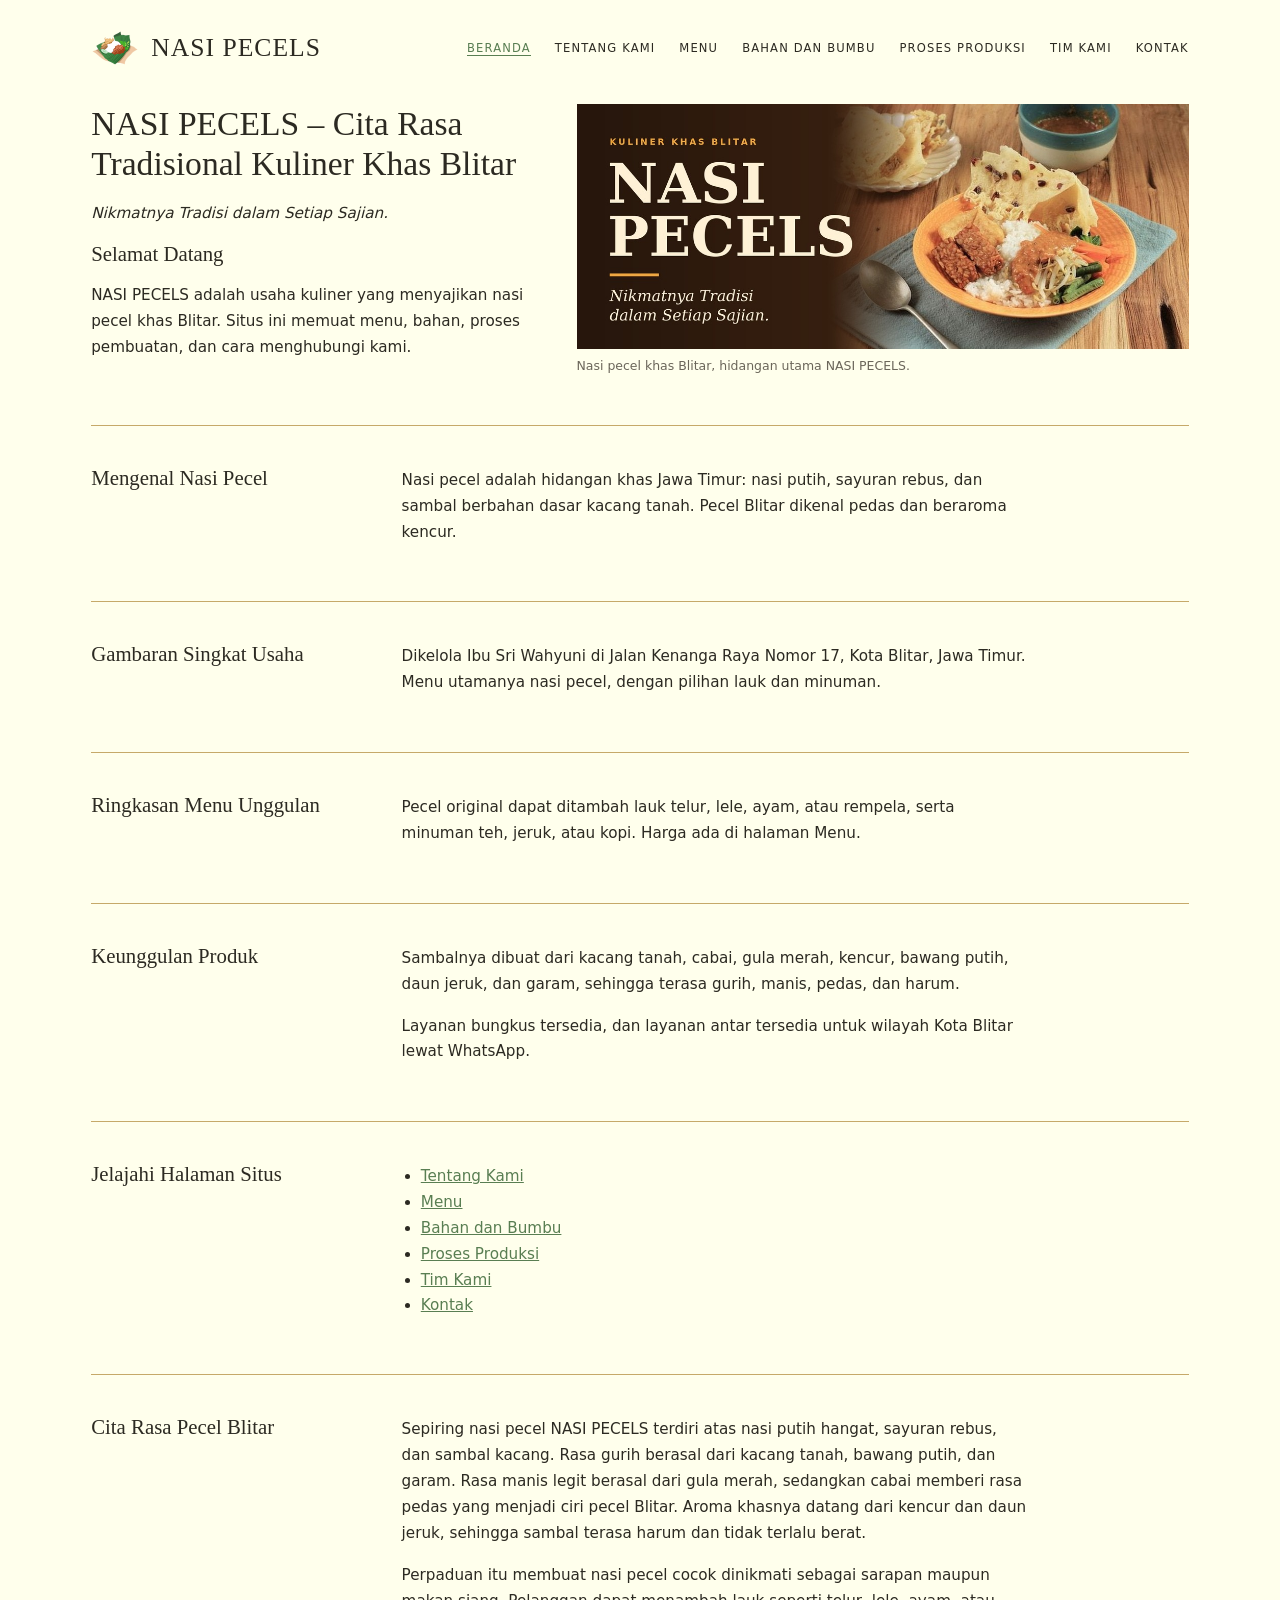
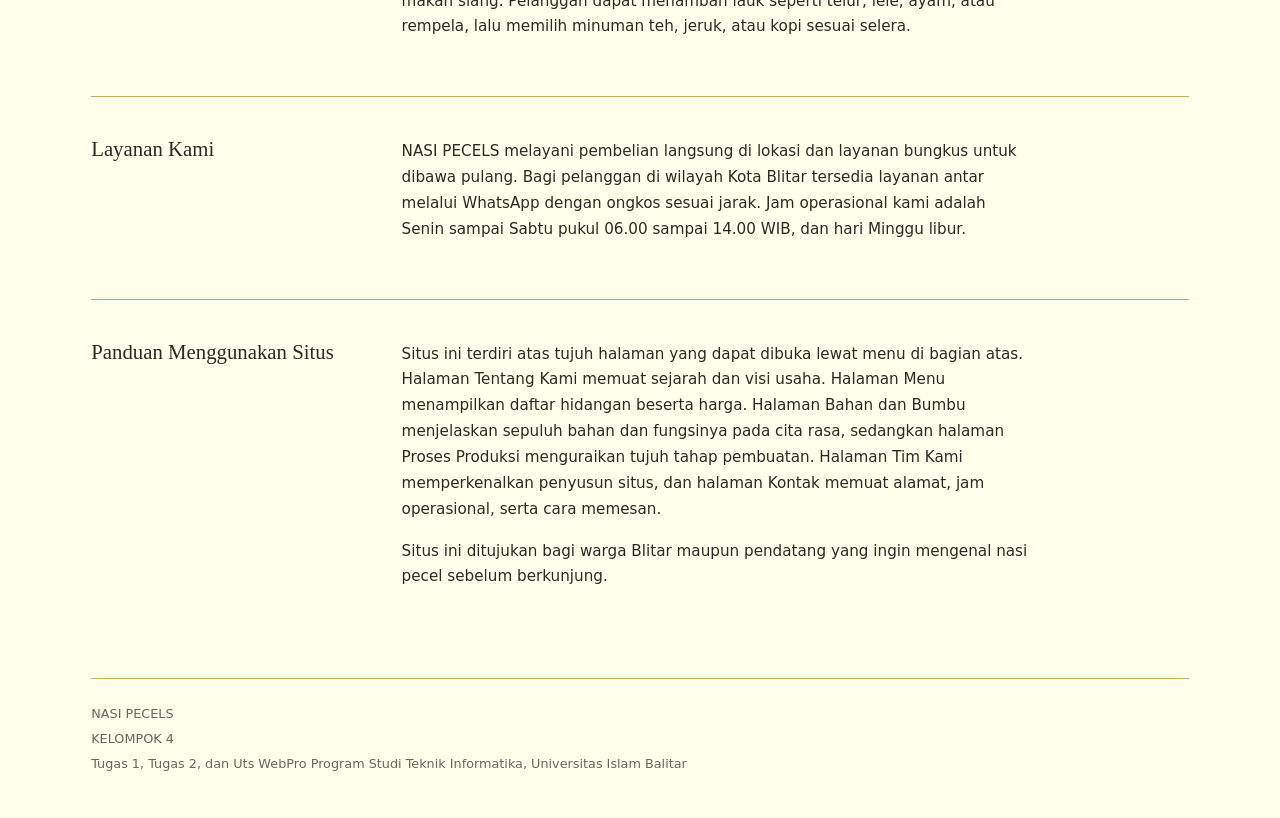
<file: index.html>
<!DOCTYPE html>
<html lang="id">
  <head>
    <meta charset="UTF-8">
    <meta name="viewport" content="width=device-width, initial-scale=1.0">
    <meta name="description" content="Beranda NASI PECELS, usaha kuliner nasi pecel khas Blitar: pengenalan pecel, gambaran usaha, menu unggulan, dan keunggulan produk.">
    <meta name="author" content="Kelompok 4">
    <title>NASI PECELS – Cita Rasa Tradisional Kuliner Khas Blitar</title>
      <link rel="stylesheet" href="style.css">
  </head>
  <body>
    <header>
      <figure>
        <img src="gambar/logo.png" alt="Logo NASI PECELS" width="48" height="48">
      </figure>
      <p>NASI PECELS</p>
      <nav aria-label="Navigasi utama">
        <ul>
          <li><a href="index.html" title="Buka halaman Beranda">Beranda</a></li>
          <li><a href="tentang.html" title="Buka halaman Tentang Kami">Tentang Kami</a></li>
          <li><a href="menu.html" title="Buka halaman Menu">Menu</a></li>
          <li><a href="bahan.html" title="Buka halaman Bahan dan Bumbu">Bahan dan Bumbu</a></li>
          <li><a href="proses.html" title="Buka halaman Proses Produksi">Proses Produksi</a></li>
          <li><a href="tim.html" title="Buka halaman Tim Kami">Tim Kami</a></li>
          <li><a href="kontak.html" title="Buka halaman Kontak">Kontak</a></li>
        </ul>
      </nav>
    </header>
    <main>
      <section>
        <h1>NASI PECELS – Cita Rasa Tradisional Kuliner Khas Blitar</h1>
        <p><em>Nikmatnya Tradisi dalam Setiap Sajian.</em></p>
        <h2>Selamat Datang</h2>
        <p>NASI PECELS adalah usaha kuliner yang menyajikan nasi pecel khas Blitar. Situs ini memuat menu, bahan, proses pembuatan, dan cara menghubungi kami.</p>
        <figure>
          <img src="gambar/banner.jpg" alt="Banner NASI PECELS, kuliner khas Blitar, dengan foto sepiring nasi pecel berlauk tempe dan rempeyek" width="880" height="352">
          <figcaption>Nasi pecel khas Blitar, hidangan utama NASI PECELS.</figcaption>
        </figure>
      </section>
      <section>
        <h2>Mengenal Nasi Pecel</h2>
        <p>Nasi pecel adalah hidangan khas Jawa Timur: nasi putih, sayuran rebus, dan sambal berbahan dasar kacang tanah. Pecel Blitar dikenal pedas dan beraroma kencur.</p>
      </section>
      <section>
        <h2>Gambaran Singkat Usaha</h2>
        <p>Dikelola Ibu Sri Wahyuni di Jalan Kenanga Raya Nomor 17, Kota Blitar, Jawa Timur. Menu utamanya nasi pecel, dengan pilihan lauk dan minuman.</p>
      </section>
      <section>
        <h2>Ringkasan Menu Unggulan</h2>
        <p>Pecel original dapat ditambah lauk telur, lele, ayam, atau rempela, serta minuman teh, jeruk, atau kopi. Harga ada di halaman Menu.</p>
      </section>
      <section>
        <h2>Keunggulan Produk</h2>
        <p>Sambalnya dibuat dari kacang tanah, cabai, gula merah, kencur, bawang putih, daun jeruk, dan garam, sehingga terasa gurih, manis, pedas, dan harum.</p>
        <p>Layanan bungkus tersedia, dan layanan antar tersedia untuk wilayah Kota Blitar lewat WhatsApp.</p>
      </section>
      <section>
        <h2>Jelajahi Halaman Situs</h2>
        <ul>
          <li><a href="tentang.html">Tentang Kami</a></li>
          <li><a href="menu.html">Menu</a></li>
          <li><a href="bahan.html">Bahan dan Bumbu</a></li>
          <li><a href="proses.html">Proses Produksi</a></li>
          <li><a href="tim.html">Tim Kami</a></li>
          <li><a href="kontak.html">Kontak</a></li>
        </ul>
      </section>
      <section>
        <h2>Cita Rasa Pecel Blitar</h2>
        <p>Sepiring nasi pecel NASI PECELS terdiri atas nasi putih hangat, sayuran rebus, dan sambal kacang. Rasa gurih berasal dari kacang tanah, bawang putih, dan garam. Rasa manis legit berasal dari gula merah, sedangkan cabai memberi rasa pedas yang menjadi ciri pecel Blitar. Aroma khasnya datang dari kencur dan daun jeruk, sehingga sambal terasa harum dan tidak terlalu berat.</p>
        <p>Perpaduan itu membuat nasi pecel cocok dinikmati sebagai sarapan maupun makan siang. Pelanggan dapat menambah lauk seperti telur, lele, ayam, atau rempela, lalu memilih minuman teh, jeruk, atau kopi sesuai selera.</p>
      </section>
      <section>
        <h2>Layanan Kami</h2>
        <p>NASI PECELS melayani pembelian langsung di lokasi dan layanan bungkus untuk dibawa pulang. Bagi pelanggan di wilayah Kota Blitar tersedia layanan antar melalui WhatsApp dengan ongkos sesuai jarak. Jam operasional kami adalah Senin sampai Sabtu pukul 06.00 sampai 14.00 WIB, dan hari Minggu libur.</p>
      </section>
      <section>
        <h2>Panduan Menggunakan Situs</h2>
        <p>Situs ini terdiri atas tujuh halaman yang dapat dibuka lewat menu di bagian atas. Halaman Tentang Kami memuat sejarah dan visi usaha. Halaman Menu menampilkan daftar hidangan beserta harga. Halaman Bahan dan Bumbu menjelaskan sepuluh bahan dan fungsinya pada cita rasa, sedangkan halaman Proses Produksi menguraikan tujuh tahap pembuatan. Halaman Tim Kami memperkenalkan penyusun situs, dan halaman Kontak memuat alamat, jam operasional, serta cara memesan.</p>
        <p>Situs ini ditujukan bagi warga Blitar maupun pendatang yang ingin mengenal nasi pecel sebelum berkunjung.</p>
      </section>
    </main>
    <footer>
      <p>NASI PECELS</p>
      <p>KELOMPOK 4</p>
      <p>Tugas 1, Tugas 2, dan Uts WebPro Program Studi Teknik Informatika, Universitas Islam Balitar</p>
    </footer>
      <script src="script.js" defer></script>
  </body>
</html>
</file>
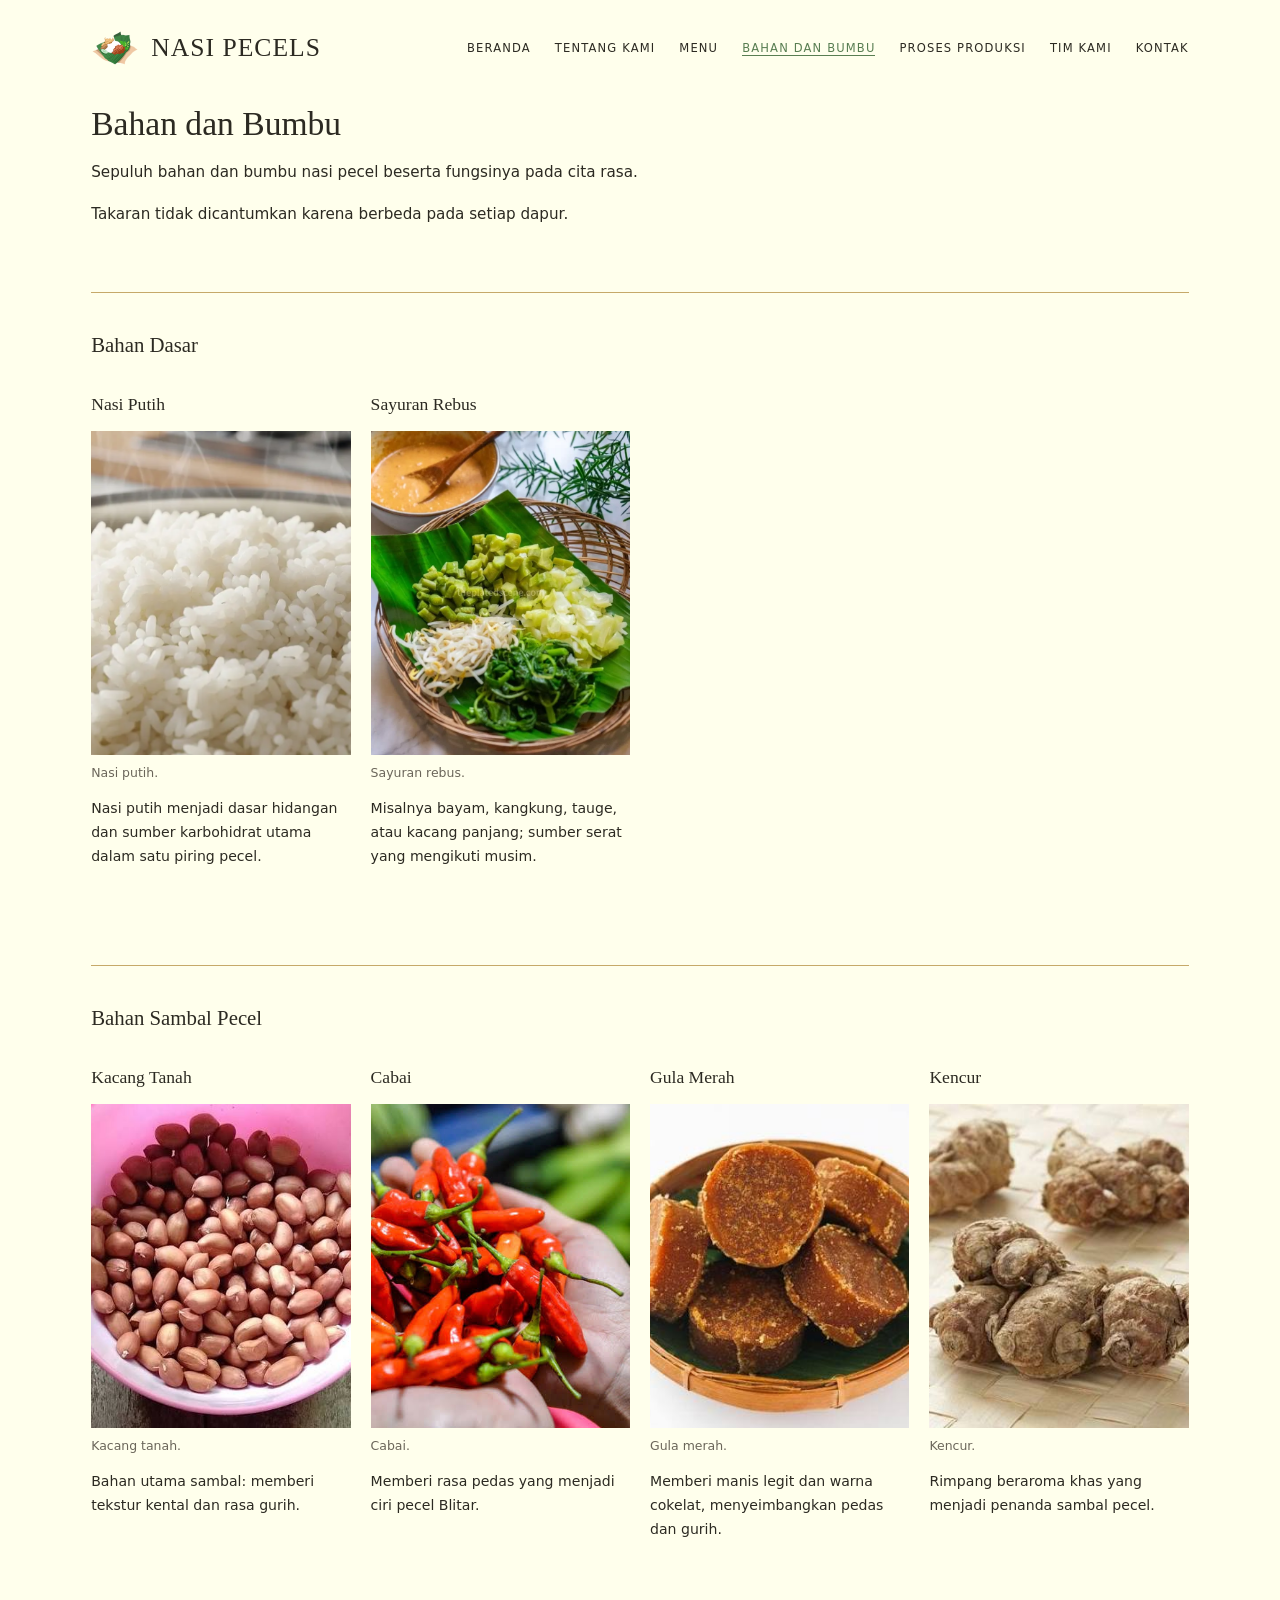
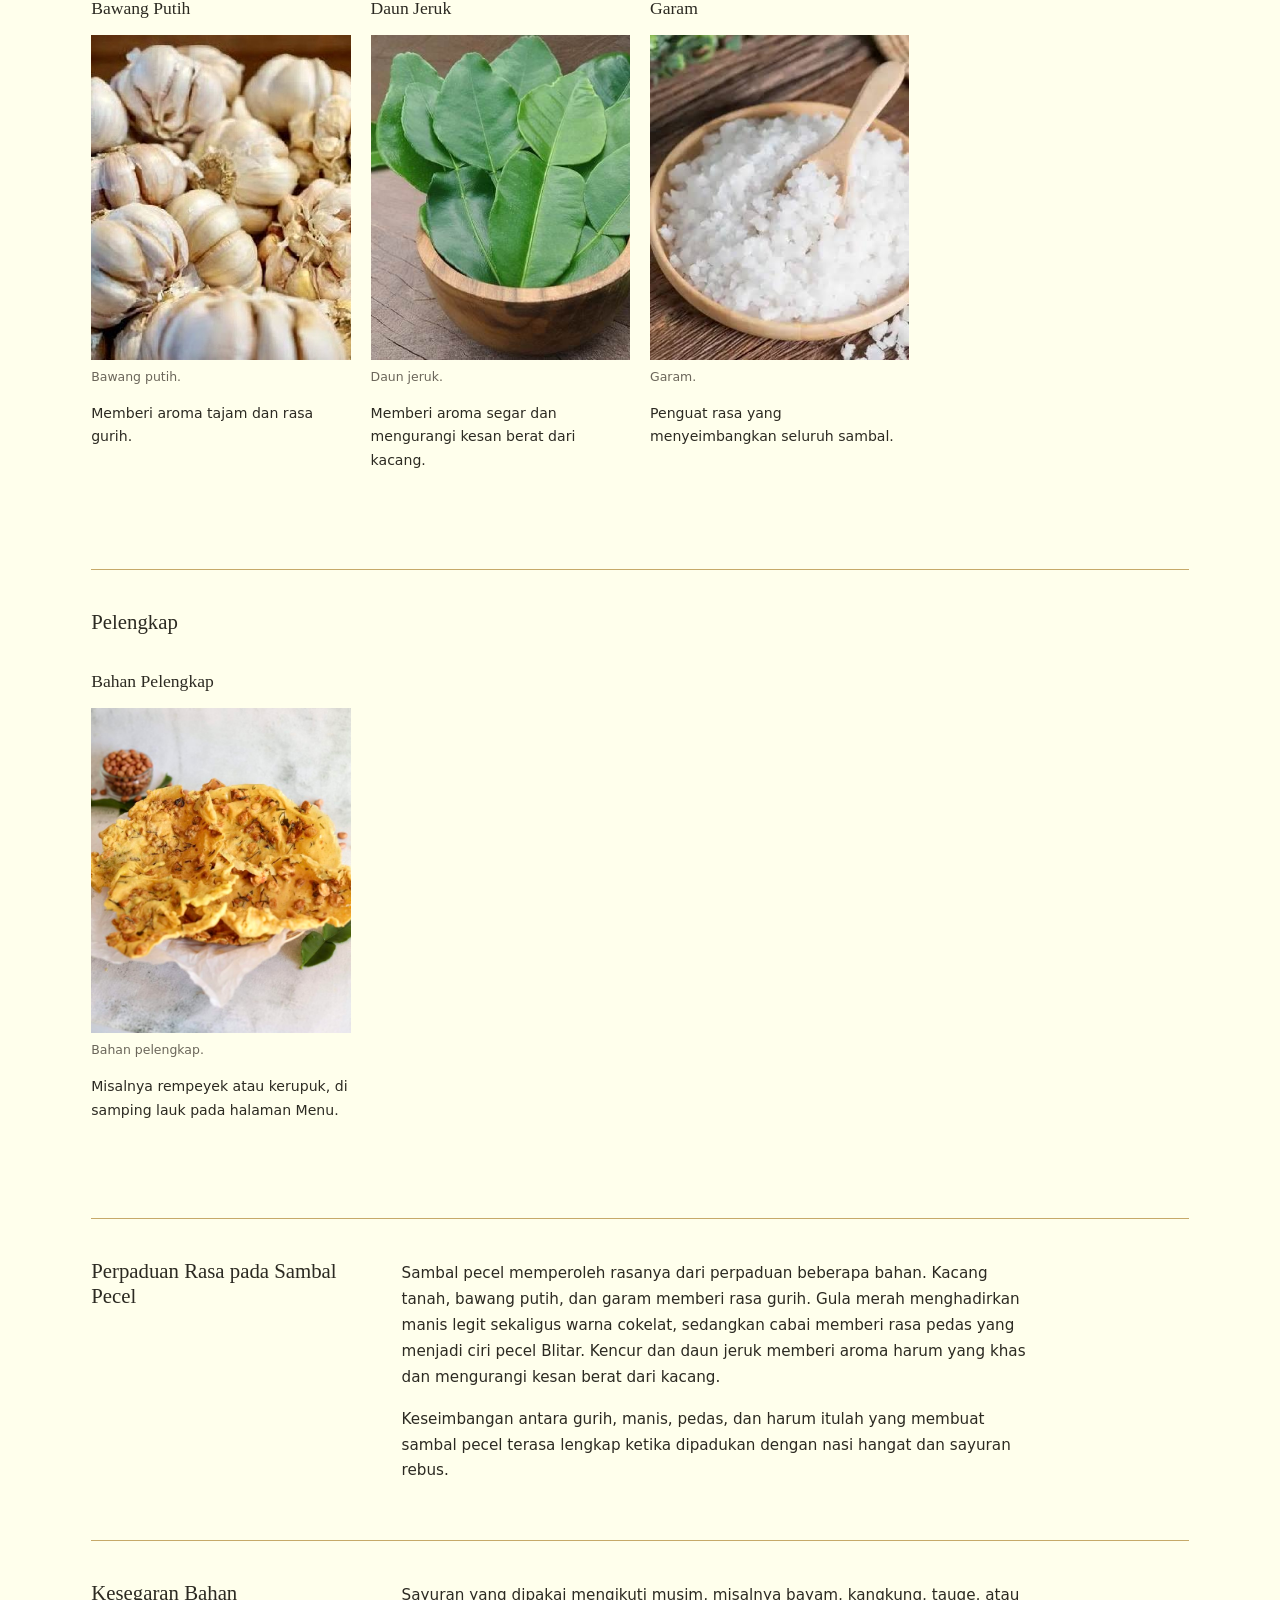
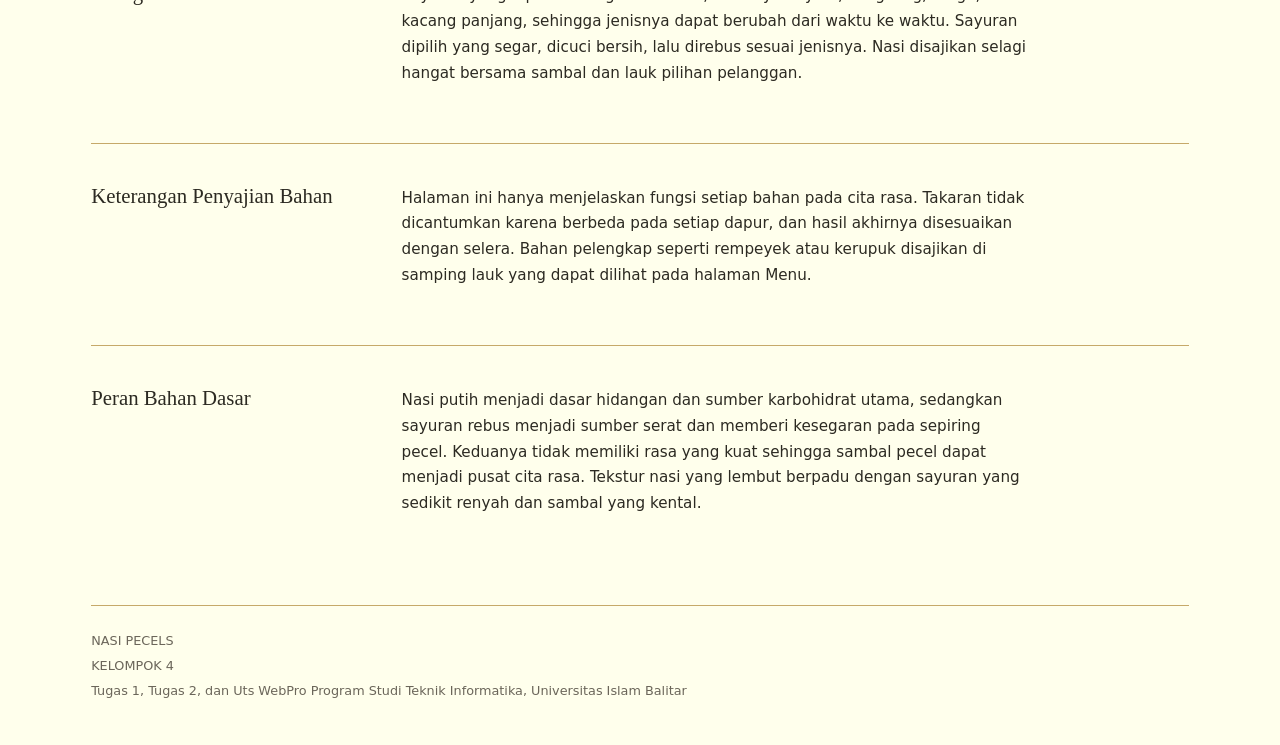
<file: bahan.html>
<!DOCTYPE html>
<html lang="id">
  <head>
    <meta charset="UTF-8">
    <meta name="viewport" content="width=device-width, initial-scale=1.0">
    <meta name="description" content="Sepuluh bahan dan bumbu nasi pecel beserta fungsinya pada cita rasa.">
    <meta name="author" content="Kelompok 4">
    <title>Bahan dan Bumbu | NASI PECELS</title>
      <link rel="stylesheet" href="style.css">
  </head>
  <body>
    <header>
      <figure>
        <img src="gambar/logo.png" alt="Logo NASI PECELS" width="48" height="48">
      </figure>
      <p>NASI PECELS</p>
      <nav aria-label="Navigasi utama">
        <ul>
          <li><a href="index.html" title="Buka halaman Beranda">Beranda</a></li>
          <li><a href="tentang.html" title="Buka halaman Tentang Kami">Tentang Kami</a></li>
          <li><a href="menu.html" title="Buka halaman Menu">Menu</a></li>
          <li><a href="bahan.html" title="Buka halaman Bahan dan Bumbu">Bahan dan Bumbu</a></li>
          <li><a href="proses.html" title="Buka halaman Proses Produksi">Proses Produksi</a></li>
          <li><a href="tim.html" title="Buka halaman Tim Kami">Tim Kami</a></li>
          <li><a href="kontak.html" title="Buka halaman Kontak">Kontak</a></li>
        </ul>
      </nav>
    </header>
    <main>
      <section>
        <h1>Bahan dan Bumbu</h1>
        <p>Sepuluh bahan dan bumbu nasi pecel beserta fungsinya pada cita rasa.</p>
        <p>Takaran tidak dicantumkan karena berbeda pada setiap dapur.</p>
      </section>
      <section>
        <h2>Bahan Dasar</h2>
        <article>
          <h3>Nasi Putih</h3>
          <figure>
            <img src="gambar/bahan-nasi-putih.jpg" alt="Nasi putih hangat dalam wadah" width="320" height="180">
            <figcaption>Nasi putih.</figcaption>
          </figure>
          <p>Nasi putih menjadi dasar hidangan dan sumber karbohidrat utama dalam satu piring pecel.</p>
        </article>
        <article>
          <h3>Sayuran Rebus</h3>
          <figure>
            <img src="gambar/bahan-sayuran.jpg" alt="Sayuran rebus (kacang panjang, kol, tauge, dan bayam) di atas daun pisang, disertai sambal pecel" width="320" height="471">
            <figcaption>Sayuran rebus.</figcaption>
          </figure>
          <p>Misalnya bayam, kangkung, tauge, atau kacang panjang; sumber serat yang mengikuti musim.</p>
        </article>
      </section>
      <section>
        <h2>Bahan Sambal Pecel</h2>
        <article>
          <h3>Kacang Tanah</h3>
          <figure>
            <img src="gambar/bahan-kacang-tanah.jpg" alt="Kacang tanah" width="320" height="320">
            <figcaption>Kacang tanah.</figcaption>
          </figure>
          <p>Bahan utama sambal: memberi tekstur kental dan rasa gurih.</p>
        </article>
        <article>
          <h3>Cabai</h3>
          <figure>
            <img src="gambar/bahan-cabai.jpg" alt="Cabai segar" width="320" height="641">
            <figcaption>Cabai.</figcaption>
          </figure>
          <p>Memberi rasa pedas yang menjadi ciri pecel Blitar.</p>
        </article>
        <article>
          <h3>Gula Merah</h3>
          <figure>
            <img src="gambar/bahan-gula-merah.jpg" alt="Gula merah" width="320" height="214">
            <figcaption>Gula merah.</figcaption>
          </figure>
          <p>Memberi manis legit dan warna cokelat, menyeimbangkan pedas dan gurih.</p>
        </article>
        <article>
          <h3>Kencur</h3>
          <figure>
            <img src="gambar/bahan-kencur.jpg" alt="Rimpang kencur" width="320" height="214">
            <figcaption>Kencur.</figcaption>
          </figure>
          <p>Rimpang beraroma khas yang menjadi penanda sambal pecel.</p>
        </article>
        <article>
          <h3>Bawang Putih</h3>
          <figure>
            <img src="gambar/bahan-bawang-putih.jpg" alt="Bawang putih" width="320" height="168">
            <figcaption>Bawang putih.</figcaption>
          </figure>
          <p>Memberi aroma tajam dan rasa gurih.</p>
        </article>
        <article>
          <h3>Daun Jeruk</h3>
          <figure>
            <img src="gambar/bahan-daun-jeruk.jpg" alt="Daun jeruk" width="320" height="215">
            <figcaption>Daun jeruk.</figcaption>
          </figure>
          <p>Memberi aroma segar dan mengurangi kesan berat dari kacang.</p>
        </article>
        <article>
          <h3>Garam</h3>
          <figure>
            <img src="gambar/bahan-garam.jpg" alt="Garam dapur" width="320" height="240">
            <figcaption>Garam.</figcaption>
          </figure>
          <p>Penguat rasa yang menyeimbangkan seluruh sambal.</p>
        </article>
      </section>
      <section>
        <h2>Pelengkap</h2>
        <article>
          <h3>Bahan Pelengkap</h3>
          <figure>
            <img src="gambar/bahan-pelengkap.jpg" alt="Rempeyek kacang sebagai pelengkap nasi pecel" width="320" height="361">
            <figcaption>Bahan pelengkap.</figcaption>
          </figure>
          <p>Misalnya rempeyek atau kerupuk, di samping lauk pada halaman Menu.</p>
        </article>
      </section>
      <section>
        <h2>Perpaduan Rasa pada Sambal Pecel</h2>
        <p>Sambal pecel memperoleh rasanya dari perpaduan beberapa bahan. Kacang tanah, bawang putih, dan garam memberi rasa gurih. Gula merah menghadirkan manis legit sekaligus warna cokelat, sedangkan cabai memberi rasa pedas yang menjadi ciri pecel Blitar. Kencur dan daun jeruk memberi aroma harum yang khas dan mengurangi kesan berat dari kacang.</p>
        <p>Keseimbangan antara gurih, manis, pedas, dan harum itulah yang membuat sambal pecel terasa lengkap ketika dipadukan dengan nasi hangat dan sayuran rebus.</p>
      </section>
      <section>
        <h2>Kesegaran Bahan</h2>
        <p>Sayuran yang dipakai mengikuti musim, misalnya bayam, kangkung, tauge, atau kacang panjang, sehingga jenisnya dapat berubah dari waktu ke waktu. Sayuran dipilih yang segar, dicuci bersih, lalu direbus sesuai jenisnya. Nasi disajikan selagi hangat bersama sambal dan lauk pilihan pelanggan.</p>
      </section>
      <section>
        <h2>Keterangan Penyajian Bahan</h2>
        <p>Halaman ini hanya menjelaskan fungsi setiap bahan pada cita rasa. Takaran tidak dicantumkan karena berbeda pada setiap dapur, dan hasil akhirnya disesuaikan dengan selera. Bahan pelengkap seperti rempeyek atau kerupuk disajikan di samping lauk yang dapat dilihat pada halaman Menu.</p>
      </section>
      <section>
        <h2>Peran Bahan Dasar</h2>
        <p>Nasi putih menjadi dasar hidangan dan sumber karbohidrat utama, sedangkan sayuran rebus menjadi sumber serat dan memberi kesegaran pada sepiring pecel. Keduanya tidak memiliki rasa yang kuat sehingga sambal pecel dapat menjadi pusat cita rasa. Tekstur nasi yang lembut berpadu dengan sayuran yang sedikit renyah dan sambal yang kental.</p>
      </section>
    </main>
    <footer>
      <p>NASI PECELS</p>
      <p>KELOMPOK 4</p>
      <p>Tugas 1, Tugas 2, dan Uts WebPro Program Studi Teknik Informatika, Universitas Islam Balitar</p>
    </footer>
      <script src="script.js" defer></script>
  </body>
</html>
</file>
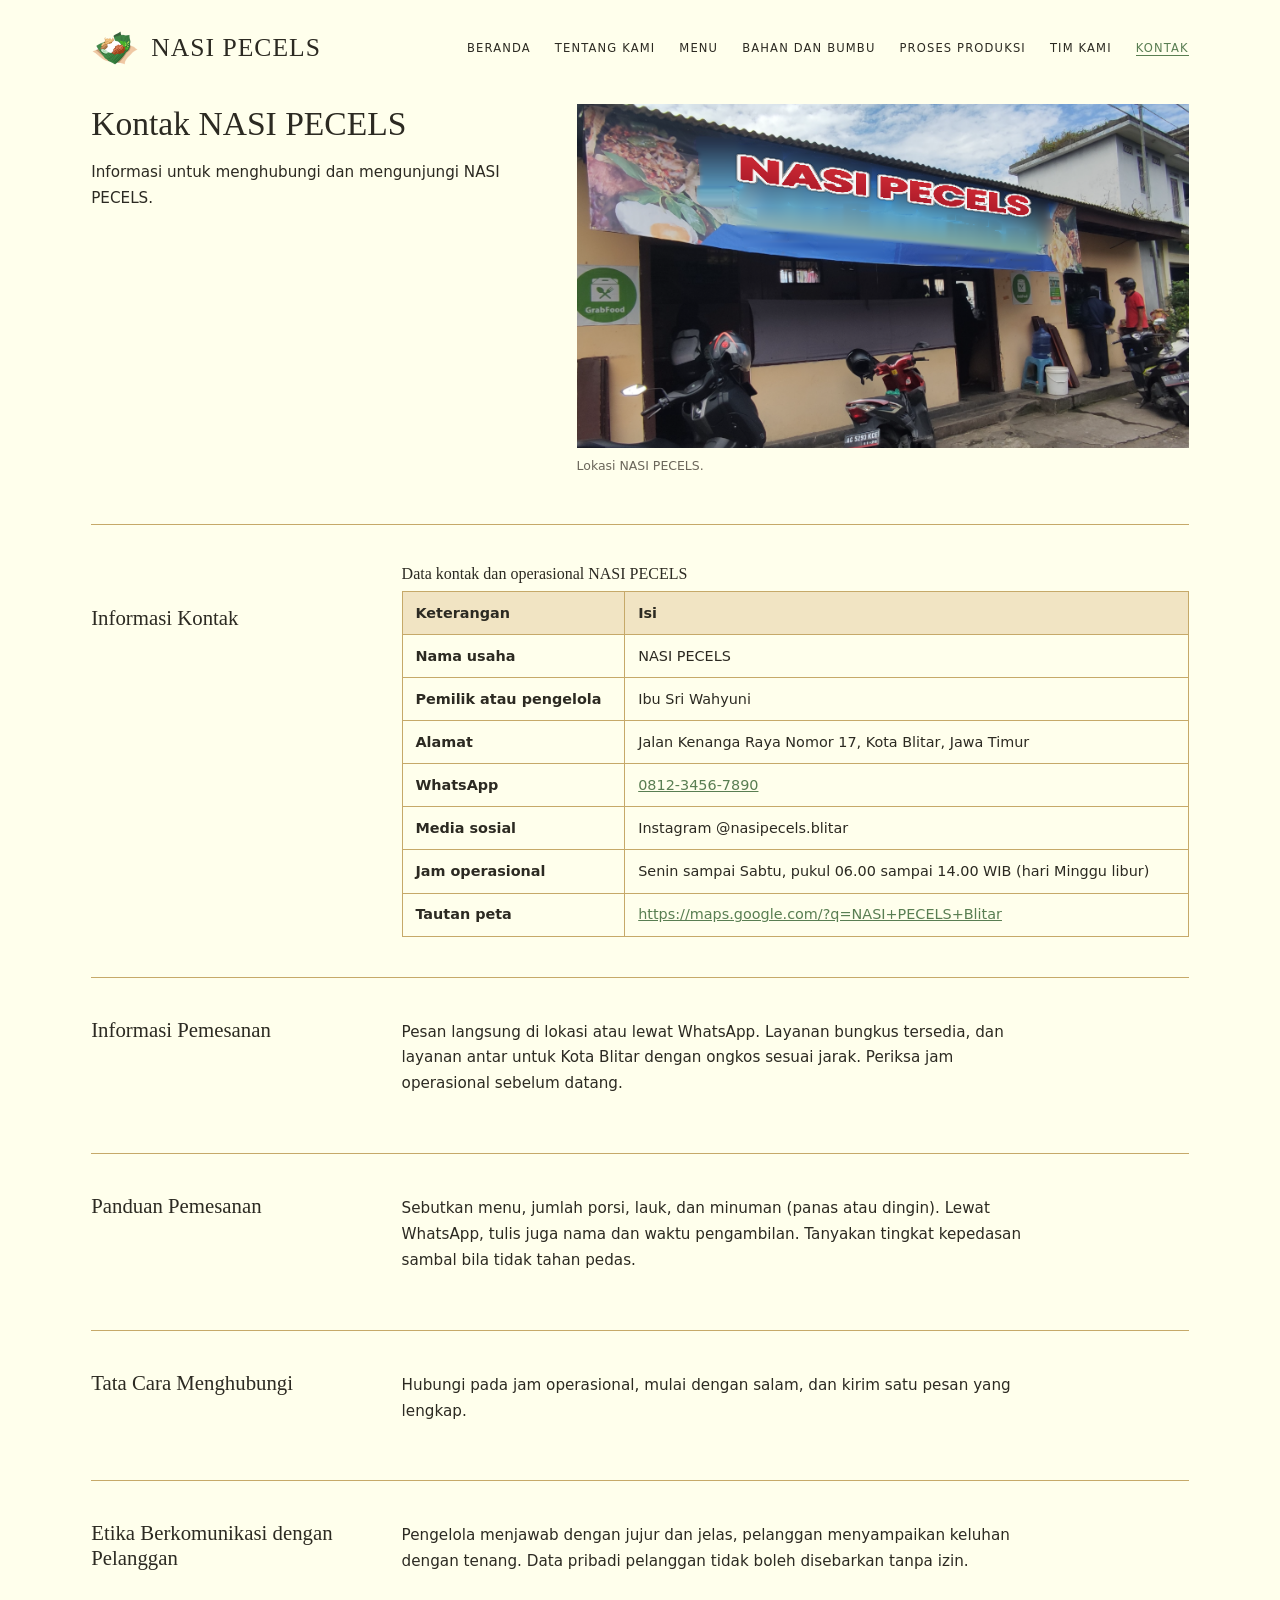
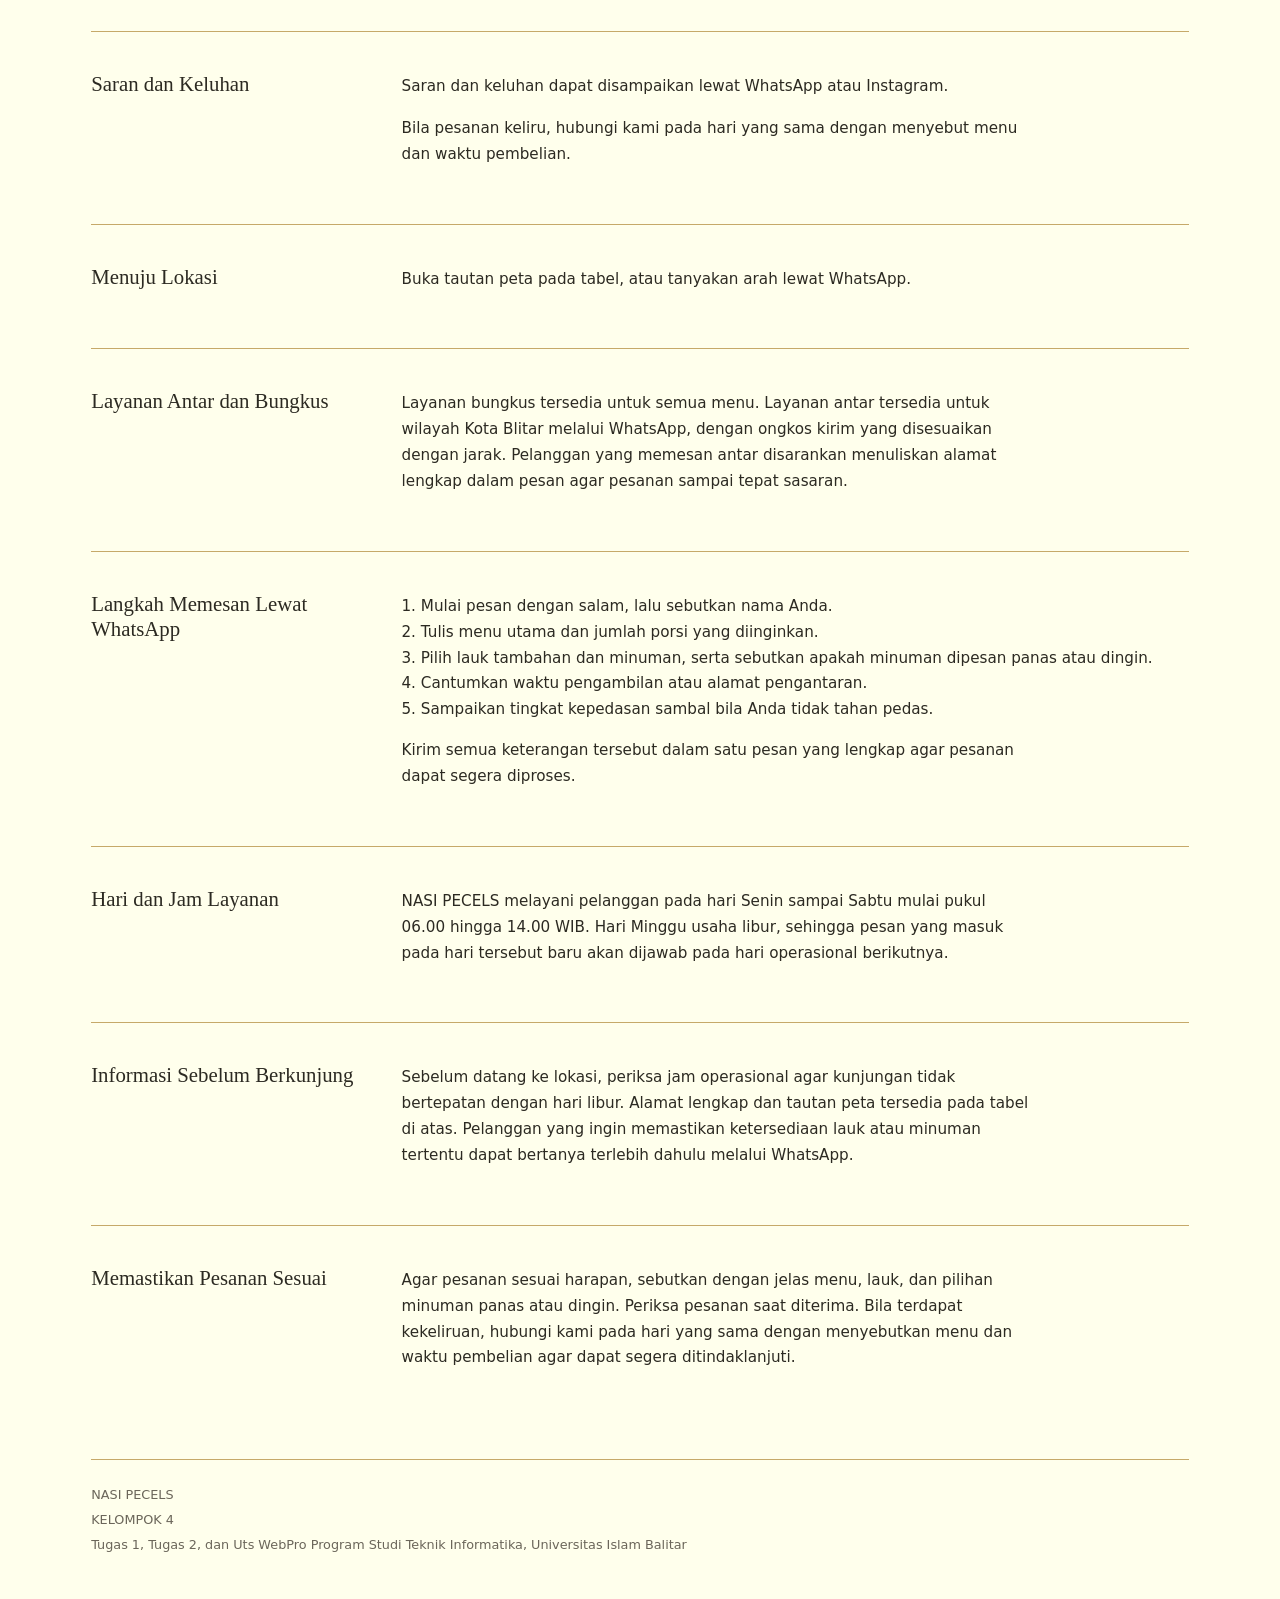
<file: kontak.html>
<!DOCTYPE html>
<html lang="id">
  <head>
    <meta charset="UTF-8">
    <meta name="viewport" content="width=device-width, initial-scale=1.0">
    <meta name="description" content="Alamat, jam operasional, dan cara memesan di NASI PECELS.">
    <meta name="author" content="Kelompok 4">
    <title>Kontak | NASI PECELS</title>
      <link rel="stylesheet" href="style.css">
  </head>
  <body>
    <header>
      <figure>
        <img src="gambar/logo.png" alt="Logo NASI PECELS" width="48" height="48">
      </figure>
      <p>NASI PECELS</p>
      <nav aria-label="Navigasi utama">
        <ul>
          <li><a href="index.html" title="Buka halaman Beranda">Beranda</a></li>
          <li><a href="tentang.html" title="Buka halaman Tentang Kami">Tentang Kami</a></li>
          <li><a href="menu.html" title="Buka halaman Menu">Menu</a></li>
          <li><a href="bahan.html" title="Buka halaman Bahan dan Bumbu">Bahan dan Bumbu</a></li>
          <li><a href="proses.html" title="Buka halaman Proses Produksi">Proses Produksi</a></li>
          <li><a href="tim.html" title="Buka halaman Tim Kami">Tim Kami</a></li>
          <li><a href="kontak.html" title="Buka halaman Kontak">Kontak</a></li>
        </ul>
      </nav>
    </header>
    <main>
      <section>
        <h1>Kontak NASI PECELS</h1>
        <p>Informasi untuk menghubungi dan mengunjungi NASI PECELS.</p>
        <figure>
          <img src="gambar/kontak-lokasi.jpg" alt="Lokasi tempat usaha NASI PECELS" width="640" height="385">
          <figcaption>Lokasi NASI PECELS.</figcaption>
        </figure>
      </section>
      <section>
        <h2>Informasi Kontak</h2>
        <table border="1">
          <caption>Data kontak dan operasional NASI PECELS</caption>
          <thead>
            <tr>
              <th scope="col">Keterangan</th>
              <th scope="col">Isi</th>
            </tr>
          </thead>
          <tbody>
            <tr>
              <th scope="row">Nama usaha</th>
              <td>NASI PECELS</td>
            </tr>
            <tr>
              <th scope="row">Pemilik atau pengelola</th>
              <td>Ibu Sri Wahyuni</td>
            </tr>
            <tr>
              <th scope="row">Alamat</th>
              <td><address>Jalan Kenanga Raya Nomor 17, Kota Blitar, Jawa Timur</address></td>
            </tr>
            <tr>
              <th scope="row">WhatsApp</th>
              <td><a href="tel:+6281234567890" title="Hubungi NASI PECELS lewat telepon atau WhatsApp">0812-3456-7890</a></td>
            </tr>
            <tr>
              <th scope="row">Media sosial</th>
              <td>Instagram @nasipecels.blitar</td>
            </tr>
            <tr>
              <th scope="row">Jam operasional</th>
              <td>Senin sampai Sabtu, pukul 06.00 sampai 14.00 WIB (hari Minggu libur)</td>
            </tr>
            <tr>
              <th scope="row">Tautan peta</th>
              <td><a href="https://maps.google.com/?q=NASI+PECELS+Blitar" target="_blank" rel="noopener" title="Buka lokasi NASI PECELS di Google Maps">https://maps.google.com/?q=NASI+PECELS+Blitar</a></td>
            </tr>
          </tbody>
        </table>
      </section>
      <section>
        <h2>Informasi Pemesanan</h2>
        <p>Pesan langsung di lokasi atau lewat WhatsApp. Layanan bungkus tersedia, dan layanan antar untuk Kota Blitar dengan ongkos sesuai jarak. Periksa jam operasional sebelum datang.</p>
      </section>
      <section>
        <h2>Panduan Pemesanan</h2>
        <p>Sebutkan menu, jumlah porsi, lauk, dan minuman (panas atau dingin). Lewat WhatsApp, tulis juga nama dan waktu pengambilan. Tanyakan tingkat kepedasan sambal bila tidak tahan pedas.</p>
      </section>
      <section>
        <h2>Tata Cara Menghubungi</h2>
        <p>Hubungi pada jam operasional, mulai dengan salam, dan kirim satu pesan yang lengkap.</p>
      </section>
      <section>
        <h2>Etika Berkomunikasi dengan Pelanggan</h2>
        <p>Pengelola menjawab dengan jujur dan jelas, pelanggan menyampaikan keluhan dengan tenang. Data pribadi pelanggan tidak boleh disebarkan tanpa izin.</p>
      </section>
      <section>
        <h2>Saran dan Keluhan</h2>
        <p>Saran dan keluhan dapat disampaikan lewat WhatsApp atau Instagram.</p>
        <p>Bila pesanan keliru, hubungi kami pada hari yang sama dengan menyebut menu dan waktu pembelian.</p>
      </section>
      <section>
        <h2>Menuju Lokasi</h2>
        <p>Buka tautan peta pada tabel, atau tanyakan arah lewat WhatsApp.</p>
      </section>
      <section>
        <h2>Layanan Antar dan Bungkus</h2>
        <p>Layanan bungkus tersedia untuk semua menu. Layanan antar tersedia untuk wilayah Kota Blitar melalui WhatsApp, dengan ongkos kirim yang disesuaikan dengan jarak. Pelanggan yang memesan antar disarankan menuliskan alamat lengkap dalam pesan agar pesanan sampai tepat sasaran.</p>
      </section>
      <section>
        <h2>Langkah Memesan Lewat WhatsApp</h2>
        <ol><li>Mulai pesan dengan salam, lalu sebutkan nama Anda.</li><li>Tulis menu utama dan jumlah porsi yang diinginkan.</li><li>Pilih lauk tambahan dan minuman, serta sebutkan apakah minuman dipesan panas atau dingin.</li><li>Cantumkan waktu pengambilan atau alamat pengantaran.</li><li>Sampaikan tingkat kepedasan sambal bila Anda tidak tahan pedas.</li></ol>
        <p>Kirim semua keterangan tersebut dalam satu pesan yang lengkap agar pesanan dapat segera diproses.</p>
      </section>
      <section>
        <h2>Hari dan Jam Layanan</h2>
        <p>NASI PECELS melayani pelanggan pada hari Senin sampai Sabtu mulai pukul 06.00 hingga 14.00 WIB. Hari Minggu usaha libur, sehingga pesan yang masuk pada hari tersebut baru akan dijawab pada hari operasional berikutnya.</p>
      </section>
      <section>
        <h2>Informasi Sebelum Berkunjung</h2>
        <p>Sebelum datang ke lokasi, periksa jam operasional agar kunjungan tidak bertepatan dengan hari libur. Alamat lengkap dan tautan peta tersedia pada tabel di atas. Pelanggan yang ingin memastikan ketersediaan lauk atau minuman tertentu dapat bertanya terlebih dahulu melalui WhatsApp.</p>
      </section>
      <section>
        <h2>Memastikan Pesanan Sesuai</h2>
        <p>Agar pesanan sesuai harapan, sebutkan dengan jelas menu, lauk, dan pilihan minuman panas atau dingin. Periksa pesanan saat diterima. Bila terdapat kekeliruan, hubungi kami pada hari yang sama dengan menyebutkan menu dan waktu pembelian agar dapat segera ditindaklanjuti.</p>
      </section>
    </main>
    <footer>
      <p>NASI PECELS</p>
      <p>KELOMPOK 4</p>
      <p>Tugas 1, Tugas 2, dan Uts WebPro Program Studi Teknik Informatika, Universitas Islam Balitar</p>
    </footer>
      <script src="script.js" defer></script>
  </body>
</html>
</file>
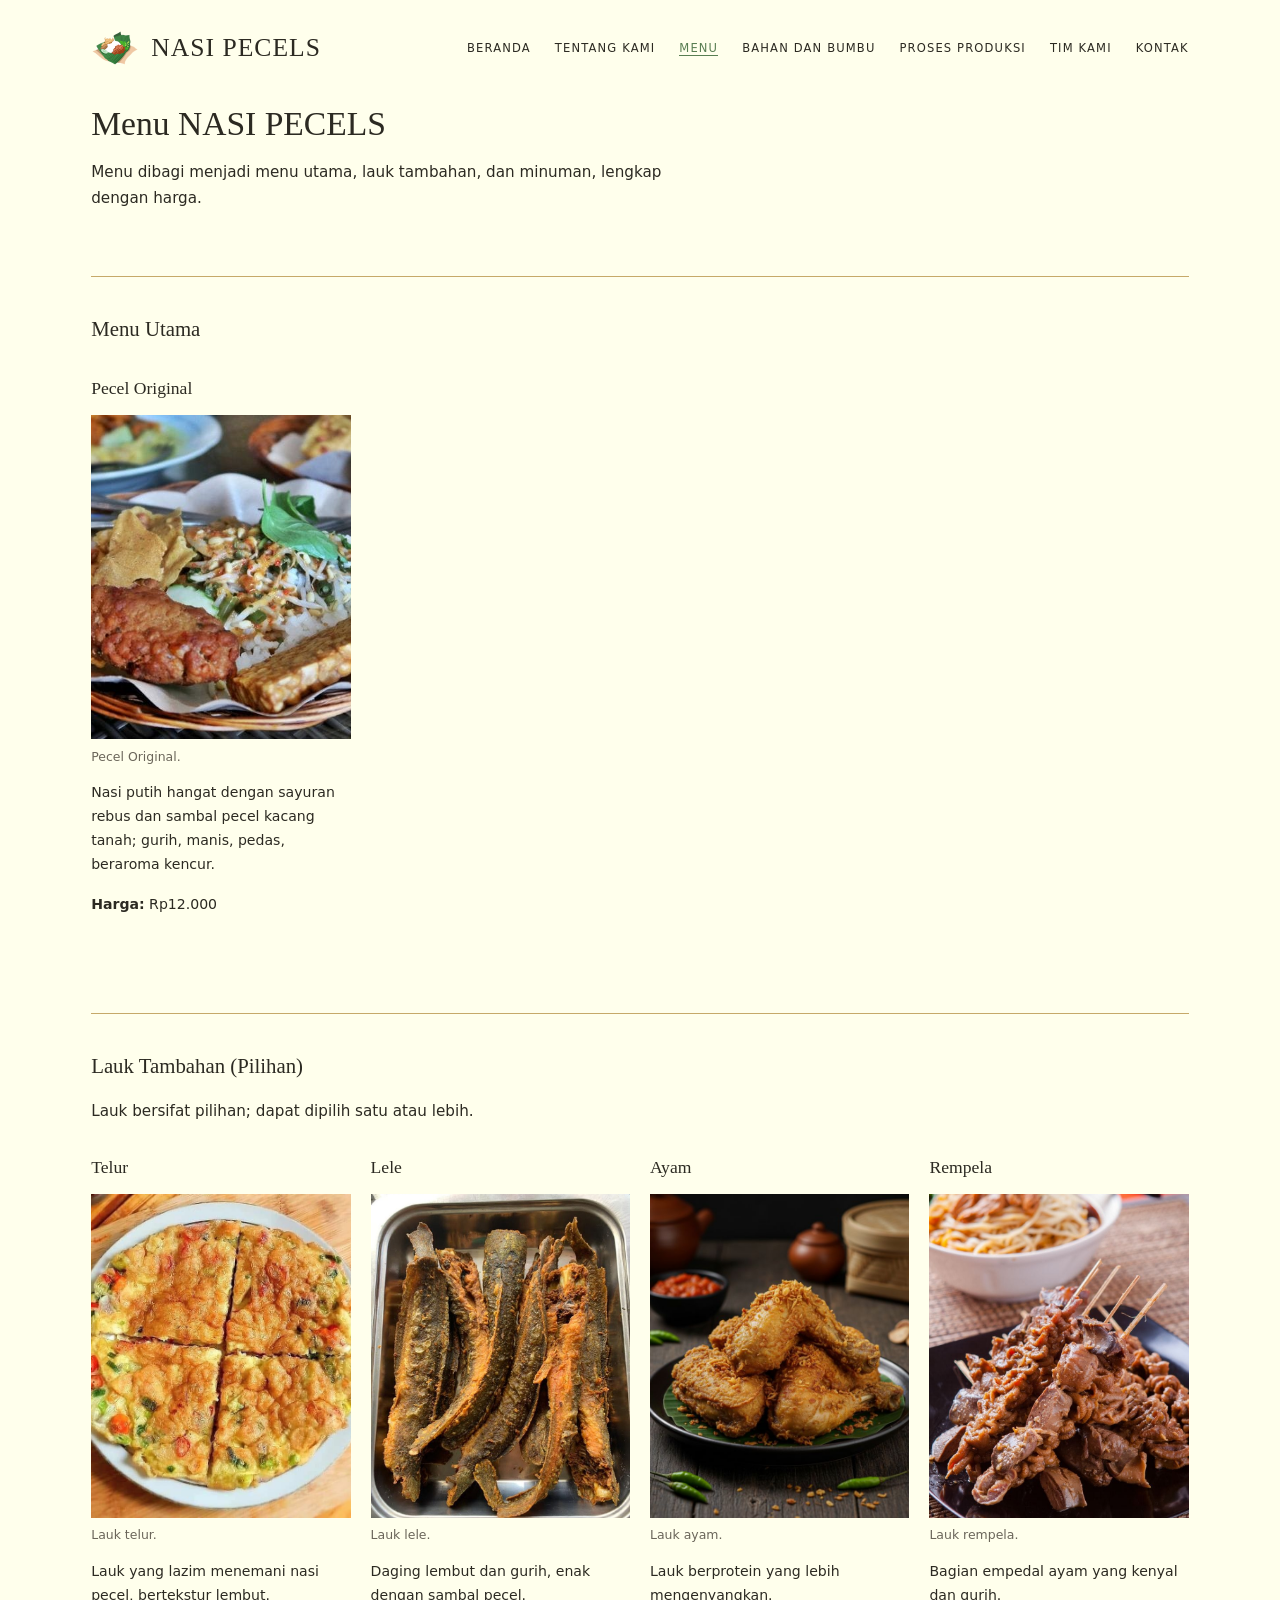
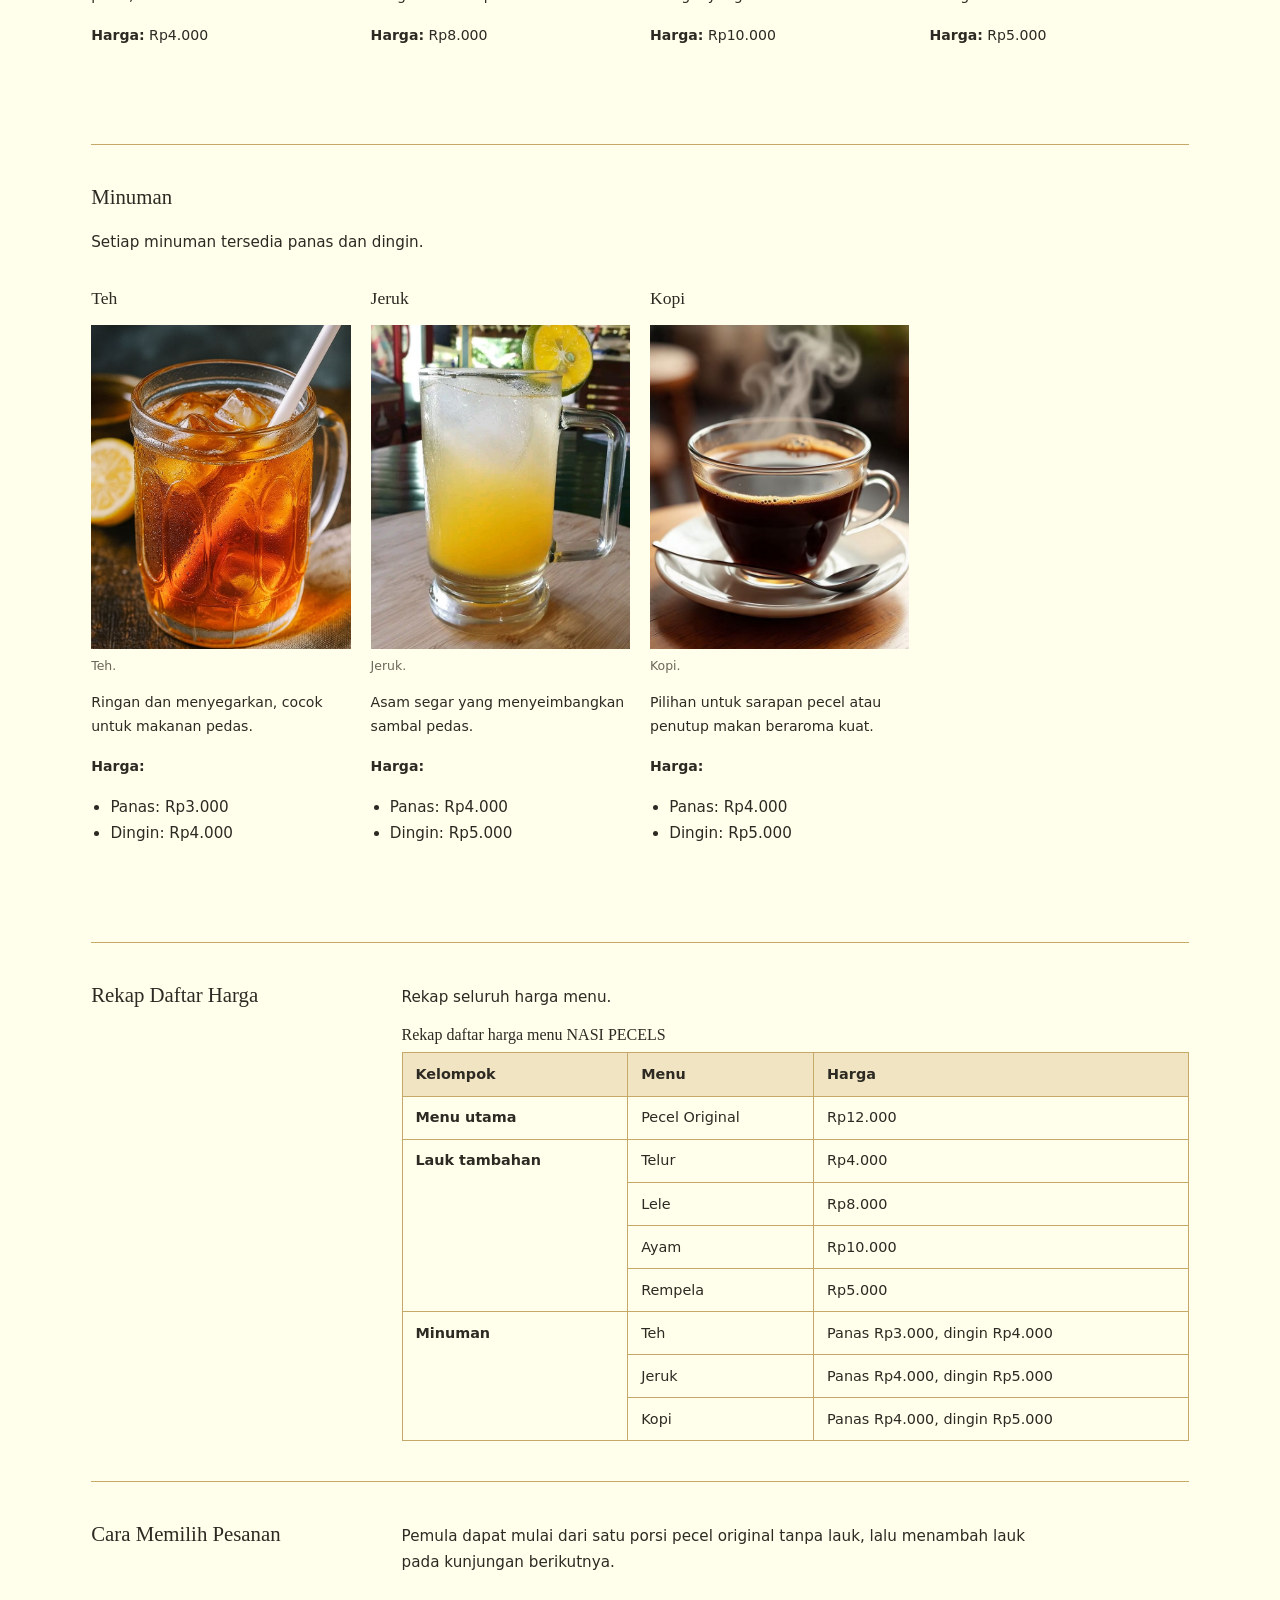
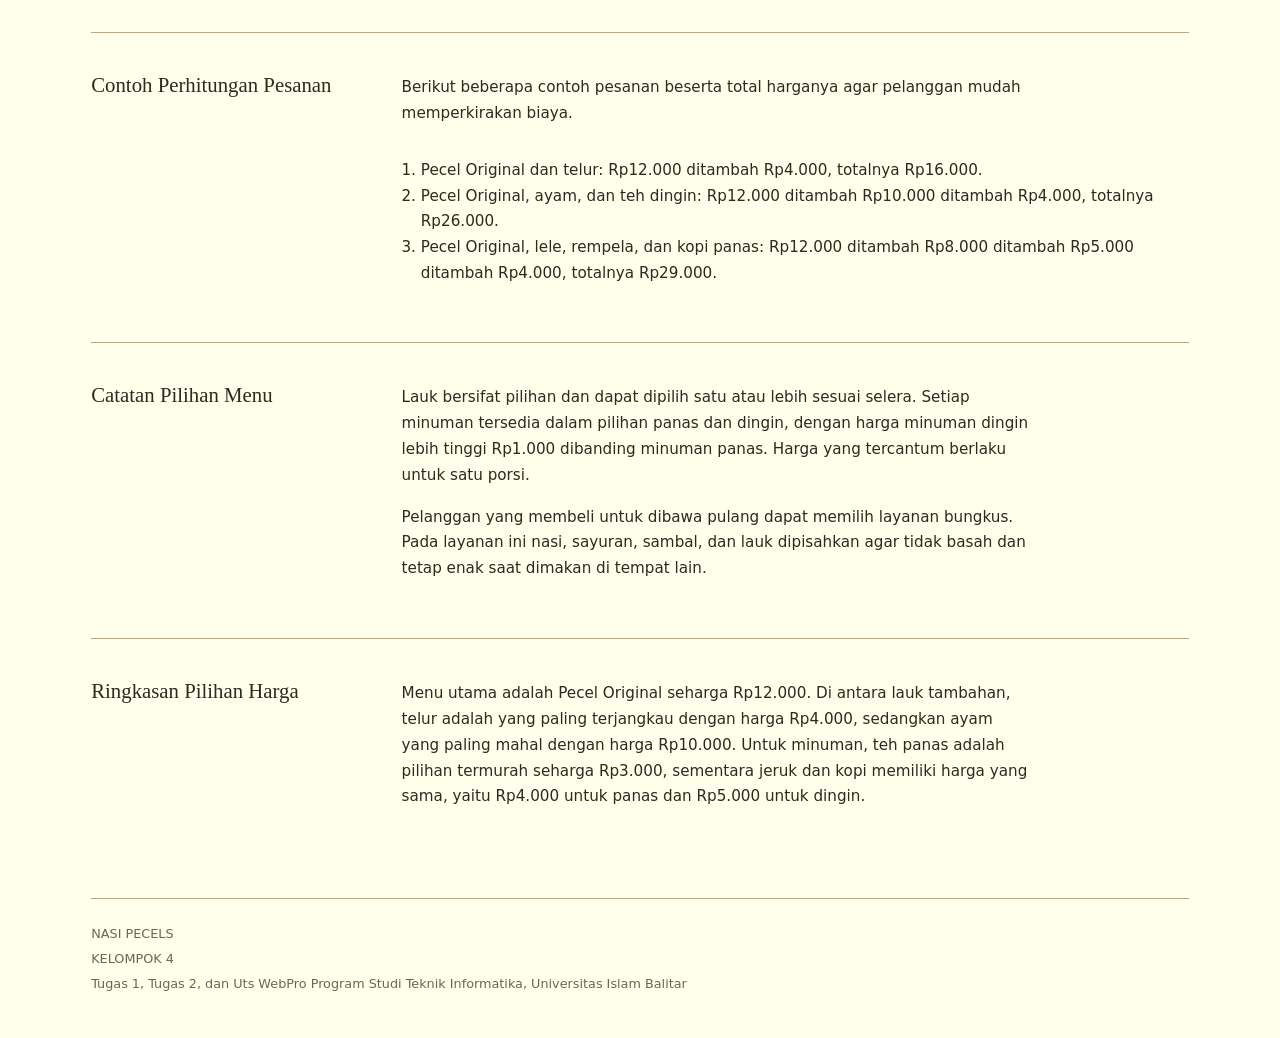
<file: menu.html>
<!DOCTYPE html>
<html lang="id">
  <head>
    <meta charset="UTF-8">
    <meta name="viewport" content="width=device-width, initial-scale=1.0">
    <meta name="description" content="Daftar menu NASI PECELS beserta harga: pecel original, lauk tambahan, dan minuman panas atau dingin.">
    <meta name="author" content="Kelompok 4">
    <title>Menu | NASI PECELS</title>
      <link rel="stylesheet" href="style.css">
  </head>
  <body>
    <header>
      <figure>
        <img src="gambar/logo.png" alt="Logo NASI PECELS" width="48" height="48">
      </figure>
      <p>NASI PECELS</p>
      <nav aria-label="Navigasi utama">
        <ul>
          <li><a href="index.html" title="Buka halaman Beranda">Beranda</a></li>
          <li><a href="tentang.html" title="Buka halaman Tentang Kami">Tentang Kami</a></li>
          <li><a href="menu.html" title="Buka halaman Menu">Menu</a></li>
          <li><a href="bahan.html" title="Buka halaman Bahan dan Bumbu">Bahan dan Bumbu</a></li>
          <li><a href="proses.html" title="Buka halaman Proses Produksi">Proses Produksi</a></li>
          <li><a href="tim.html" title="Buka halaman Tim Kami">Tim Kami</a></li>
          <li><a href="kontak.html" title="Buka halaman Kontak">Kontak</a></li>
        </ul>
      </nav>
    </header>
    <main>
      <section>
        <h1>Menu NASI PECELS</h1>
        <p>Menu dibagi menjadi menu utama, lauk tambahan, dan minuman, lengkap dengan harga.</p>
      </section>
      <section>
        <h2>Menu Utama</h2>
        <article>
          <h3>Pecel Original</h3>
          <figure>
            <img src="gambar/menu-pecel-original.jpg" alt="Sepiring nasi pecel dengan sayuran, sambal kacang, rempeyek, perkedel, dan tempe" width="480" height="321">
            <figcaption>Pecel Original.</figcaption>
          </figure>
          <p>Nasi putih hangat dengan sayuran rebus dan sambal pecel kacang tanah; gurih, manis, pedas, beraroma kencur.</p>
          <p><strong>Harga:</strong> Rp12.000</p>
        </article>
      </section>
      <section>
        <h2>Lauk Tambahan (Pilihan)</h2>
        <p>Lauk bersifat pilihan; dapat dipilih satu atau lebih.</p>
        <article>
          <h3>Telur</h3>
          <figure>
            <img src="gambar/lauk-telur.jpg" alt="Telur dadar berisi sayuran yang dipotong menjadi empat bagian" width="320" height="320">
            <figcaption>Lauk telur.</figcaption>
          </figure>
          <p>Lauk yang lazim menemani nasi pecel, bertekstur lembut.</p>
          <p><strong>Harga:</strong> Rp4.000</p>
        </article>
        <article>
          <h3>Lele</h3>
          <figure>
            <img src="gambar/lauk-lele.jpg" alt="Lauk ikan lele sebagai pelengkap nasi pecel" width="320" height="427">
            <figcaption>Lauk lele.</figcaption>
          </figure>
          <p>Daging lembut dan gurih, enak dengan sambal pecel.</p>
          <p><strong>Harga:</strong> Rp8.000</p>
        </article>
        <article>
          <h3>Ayam</h3>
          <figure>
            <img src="gambar/lauk-ayam.jpg" alt="Lauk ayam sebagai pelengkap nasi pecel" width="320" height="320">
            <figcaption>Lauk ayam.</figcaption>
          </figure>
          <p>Lauk berprotein yang lebih mengenyangkan.</p>
          <p><strong>Harga:</strong> Rp10.000</p>
        </article>
        <article>
          <h3>Rempela</h3>
          <figure>
            <img src="gambar/lauk-rempela.jpg" alt="Rempela ayam bumbu kecokelatan yang ditusuk dengan tusukan bambu" width="320" height="480">
            <figcaption>Lauk rempela.</figcaption>
          </figure>
          <p>Bagian empedal ayam yang kenyal dan gurih.</p>
          <p><strong>Harga:</strong> Rp5.000</p>
        </article>
      </section>
      <section>
        <h2>Minuman</h2>
        <p>Setiap minuman tersedia panas dan dingin.</p>
        <article>
          <h3>Teh</h3>
          <figure>
            <img src="gambar/minuman-teh.jpg" alt="Segelas teh" width="320" height="480">
            <figcaption>Teh.</figcaption>
          </figure>
          <p>Ringan dan menyegarkan, cocok untuk makanan pedas.</p>
          <p><strong>Harga:</strong></p>
          <ul>
            <li>Panas: Rp3.000</li>
            <li>Dingin: Rp4.000</li>
          </ul>
        </article>
        <article>
          <h3>Jeruk</h3>
          <figure>
            <img src="gambar/minuman-jeruk.jpg" alt="Segelas minuman jeruk" width="320" height="463">
            <figcaption>Jeruk.</figcaption>
          </figure>
          <p>Asam segar yang menyeimbangkan sambal pedas.</p>
          <p><strong>Harga:</strong></p>
          <ul>
            <li>Panas: Rp4.000</li>
            <li>Dingin: Rp5.000</li>
          </ul>
        </article>
        <article>
          <h3>Kopi</h3>
          <figure>
            <img src="gambar/minuman-kopi.jpg" alt="Secangkir kopi" width="320" height="320">
            <figcaption>Kopi.</figcaption>
          </figure>
          <p>Pilihan untuk sarapan pecel atau penutup makan beraroma kuat.</p>
          <p><strong>Harga:</strong></p>
          <ul>
            <li>Panas: Rp4.000</li>
            <li>Dingin: Rp5.000</li>
          </ul>
        </article>
      </section>
      <section>
        <h2>Rekap Daftar Harga</h2>
        <p>Rekap seluruh harga menu.</p>
        <table border="1">
          <caption>Rekap daftar harga menu NASI PECELS</caption>
          <thead>
            <tr>
              <th scope="col">Kelompok</th>
              <th scope="col">Menu</th>
              <th scope="col">Harga</th>
            </tr>
          </thead>
          <tbody>
            <tr>
              <th scope="row">Menu utama</th>
              <td>Pecel Original</td>
              <td>Rp12.000</td>
            </tr>
            <tr>
              <th scope="row" rowspan="4">Lauk tambahan</th>
              <td>Telur</td>
              <td>Rp4.000</td>
            </tr>
            <tr>
              <td>Lele</td>
              <td>Rp8.000</td>
            </tr>
            <tr>
              <td>Ayam</td>
              <td>Rp10.000</td>
            </tr>
            <tr>
              <td>Rempela</td>
              <td>Rp5.000</td>
            </tr>
            <tr>
              <th scope="row" rowspan="3">Minuman</th>
              <td>Teh</td>
              <td>Panas Rp3.000, dingin Rp4.000</td>
            </tr>
            <tr>
              <td>Jeruk</td>
              <td>Panas Rp4.000, dingin Rp5.000</td>
            </tr>
            <tr>
              <td>Kopi</td>
              <td>Panas Rp4.000, dingin Rp5.000</td>
            </tr>
          </tbody>
        </table>
      </section>
      <section>
        <h2>Cara Memilih Pesanan</h2>
        <p>Pemula dapat mulai dari satu porsi pecel original tanpa lauk, lalu menambah lauk pada kunjungan berikutnya.</p>
      </section>
      <section>
        <h2>Contoh Perhitungan Pesanan</h2>
        <p>Berikut beberapa contoh pesanan beserta total harganya agar pelanggan mudah memperkirakan biaya.</p>
        <ol><li>Pecel Original dan telur: Rp12.000 ditambah Rp4.000, totalnya Rp16.000.</li><li>Pecel Original, ayam, dan teh dingin: Rp12.000 ditambah Rp10.000 ditambah Rp4.000, totalnya Rp26.000.</li><li>Pecel Original, lele, rempela, dan kopi panas: Rp12.000 ditambah Rp8.000 ditambah Rp5.000 ditambah Rp4.000, totalnya Rp29.000.</li></ol>
      </section>
      <section>
        <h2>Catatan Pilihan Menu</h2>
        <p>Lauk bersifat pilihan dan dapat dipilih satu atau lebih sesuai selera. Setiap minuman tersedia dalam pilihan panas dan dingin, dengan harga minuman dingin lebih tinggi Rp1.000 dibanding minuman panas. Harga yang tercantum berlaku untuk satu porsi.</p>
        <p>Pelanggan yang membeli untuk dibawa pulang dapat memilih layanan bungkus. Pada layanan ini nasi, sayuran, sambal, dan lauk dipisahkan agar tidak basah dan tetap enak saat dimakan di tempat lain.</p>
      </section>
      <section>
        <h2>Ringkasan Pilihan Harga</h2>
        <p>Menu utama adalah Pecel Original seharga Rp12.000. Di antara lauk tambahan, telur adalah yang paling terjangkau dengan harga Rp4.000, sedangkan ayam yang paling mahal dengan harga Rp10.000. Untuk minuman, teh panas adalah pilihan termurah seharga Rp3.000, sementara jeruk dan kopi memiliki harga yang sama, yaitu Rp4.000 untuk panas dan Rp5.000 untuk dingin.</p>
      </section>
    </main>
    <footer>
      <p>NASI PECELS</p>
      <p>KELOMPOK 4</p>
      <p>Tugas 1, Tugas 2, dan Uts WebPro Program Studi Teknik Informatika, Universitas Islam Balitar</p>
    </footer>
      <script src="script.js" defer></script>
  </body>
</html>
</file>
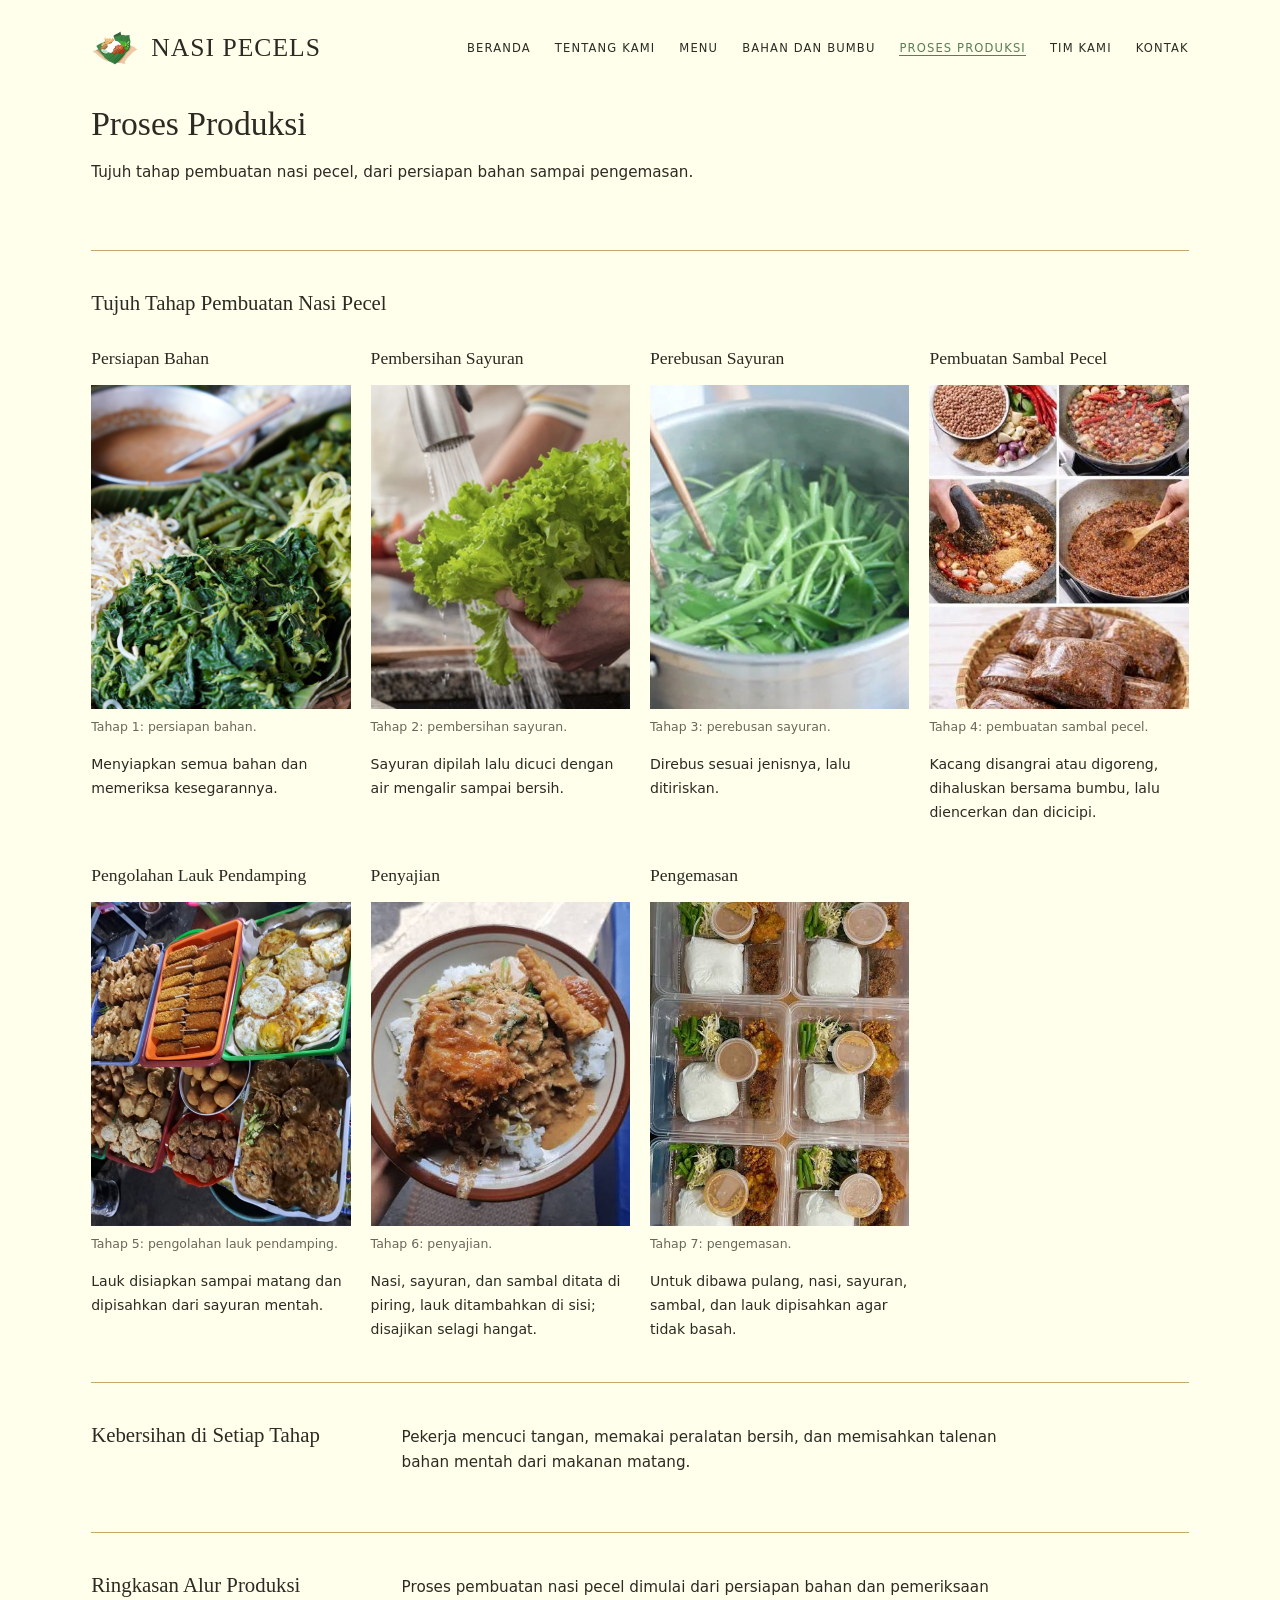
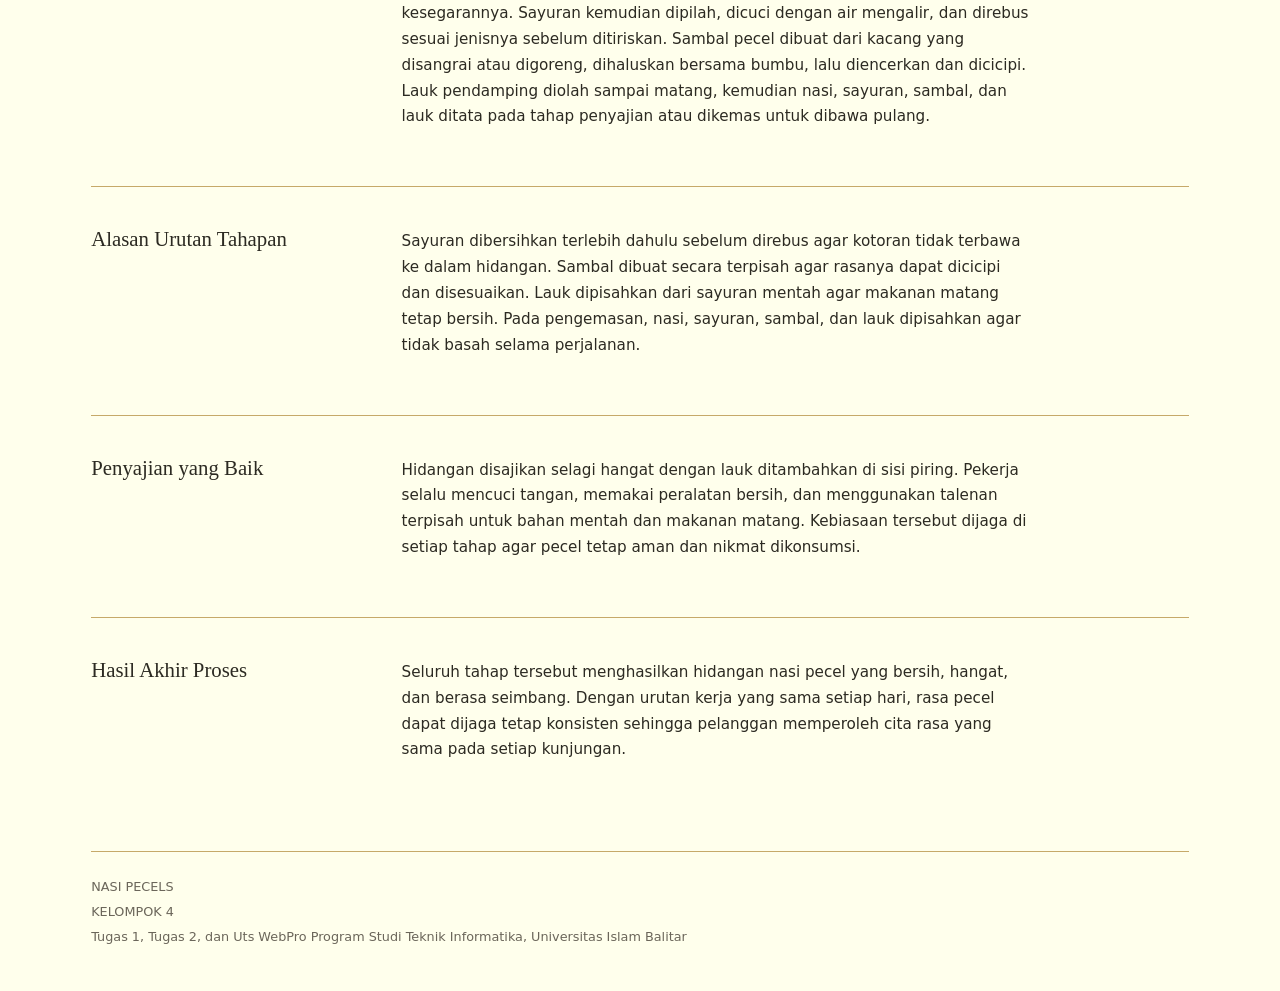
<file: proses.html>
<!DOCTYPE html>
<html lang="id">
  <head>
    <meta charset="UTF-8">
    <meta name="viewport" content="width=device-width, initial-scale=1.0">
    <meta name="description" content="Tujuh tahap proses produksi nasi pecel, dari persiapan bahan sampai pengemasan.">
    <meta name="author" content="Kelompok 4">
    <title>Proses Produksi | NASI PECELS</title>
      <link rel="stylesheet" href="style.css">
  </head>
  <body>
    <header>
      <figure>
        <img src="gambar/logo.png" alt="Logo NASI PECELS" width="48" height="48">
      </figure>
      <p>NASI PECELS</p>
      <nav aria-label="Navigasi utama">
        <ul>
          <li><a href="index.html" title="Buka halaman Beranda">Beranda</a></li>
          <li><a href="tentang.html" title="Buka halaman Tentang Kami">Tentang Kami</a></li>
          <li><a href="menu.html" title="Buka halaman Menu">Menu</a></li>
          <li><a href="bahan.html" title="Buka halaman Bahan dan Bumbu">Bahan dan Bumbu</a></li>
          <li><a href="proses.html" title="Buka halaman Proses Produksi">Proses Produksi</a></li>
          <li><a href="tim.html" title="Buka halaman Tim Kami">Tim Kami</a></li>
          <li><a href="kontak.html" title="Buka halaman Kontak">Kontak</a></li>
        </ul>
      </nav>
    </header>
    <main>
      <section>
        <h1>Proses Produksi</h1>
        <p>Tujuh tahap pembuatan nasi pecel, dari persiapan bahan sampai pengemasan.</p>
      </section>
      <section>
        <h2>Tujuh Tahap Pembuatan Nasi Pecel</h2>
        <ol class="tahap">
          <li>
            <h3>Persiapan Bahan</h3>
            <figure>
              <img src="gambar/proses-1-persiapan-bahan.jpg" alt="Bahan-bahan nasi pecel yang disiapkan di meja kerja" width="400" height="267">
              <figcaption>Tahap 1: persiapan bahan.</figcaption>
            </figure>
            <p>Menyiapkan semua bahan dan memeriksa kesegarannya.</p>
          </li>
          <li>
            <h3>Pembersihan Sayuran</h3>
            <figure>
              <img src="gambar/proses-2-pembersihan-sayuran.jpg" alt="Sayuran dicuci dengan air mengalir" width="400" height="229">
              <figcaption>Tahap 2: pembersihan sayuran.</figcaption>
            </figure>
            <p>Sayuran dipilah lalu dicuci dengan air mengalir sampai bersih.</p>
          </li>
          <li>
            <h3>Perebusan Sayuran</h3>
            <figure>
              <img src="gambar/proses-3-perebusan-sayuran.jpg" alt="Sayuran direbus dalam panci berisi air mendidih" width="400" height="253">
              <figcaption>Tahap 3: perebusan sayuran.</figcaption>
            </figure>
            <p>Direbus sesuai jenisnya, lalu ditiriskan.</p>
          </li>
          <li>
            <h3>Pembuatan Sambal Pecel</h3>
            <figure>
              <img src="gambar/proses-4-pembuatan-sambal.jpg" alt="Sambal pecel dihaluskan dari kacang dan bumbu" width="400" height="502">
              <figcaption>Tahap 4: pembuatan sambal pecel.</figcaption>
            </figure>
            <p>Kacang disangrai atau digoreng, dihaluskan bersama bumbu, lalu diencerkan dan dicicipi.</p>
          </li>
          <li>
            <h3>Pengolahan Lauk Pendamping</h3>
            <figure>
              <img src="gambar/proses-5-pengolahan-lauk.jpg" alt="Aneka lauk pendamping nasi pecel yang sudah matang dan ditata di nampan" width="400" height="324">
              <figcaption>Tahap 5: pengolahan lauk pendamping.</figcaption>
            </figure>
            <p>Lauk disiapkan sampai matang dan dipisahkan dari sayuran mentah.</p>
          </li>
          <li>
            <h3>Penyajian</h3>
            <figure>
              <img src="gambar/proses-6-penyajian.jpg" alt="Nasi pecel ditata di atas piring" width="400" height="462">
              <figcaption>Tahap 6: penyajian.</figcaption>
            </figure>
            <p>Nasi, sayuran, dan sambal ditata di piring, lauk ditambahkan di sisi; disajikan selagi hangat.</p>
          </li>
          <li>
            <h3>Pengemasan</h3>
            <figure>
              <img src="gambar/proses-7-pengemasan.jpg" alt="Nasi pecel yang dikemas untuk dibawa pulang" width="400" height="533">
              <figcaption>Tahap 7: pengemasan.</figcaption>
            </figure>
            <p>Untuk dibawa pulang, nasi, sayuran, sambal, dan lauk dipisahkan agar tidak basah.</p>
          </li>
        </ol>
      </section>
      <section>
        <h2>Kebersihan di Setiap Tahap</h2>
        <p>Pekerja mencuci tangan, memakai peralatan bersih, dan memisahkan talenan bahan mentah dari makanan matang.</p>
      </section>
      <section>
        <h2>Ringkasan Alur Produksi</h2>
        <p>Proses pembuatan nasi pecel dimulai dari persiapan bahan dan pemeriksaan kesegarannya. Sayuran kemudian dipilah, dicuci dengan air mengalir, dan direbus sesuai jenisnya sebelum ditiriskan. Sambal pecel dibuat dari kacang yang disangrai atau digoreng, dihaluskan bersama bumbu, lalu diencerkan dan dicicipi. Lauk pendamping diolah sampai matang, kemudian nasi, sayuran, sambal, dan lauk ditata pada tahap penyajian atau dikemas untuk dibawa pulang.</p>
      </section>
      <section>
        <h2>Alasan Urutan Tahapan</h2>
        <p>Sayuran dibersihkan terlebih dahulu sebelum direbus agar kotoran tidak terbawa ke dalam hidangan. Sambal dibuat secara terpisah agar rasanya dapat dicicipi dan disesuaikan. Lauk dipisahkan dari sayuran mentah agar makanan matang tetap bersih. Pada pengemasan, nasi, sayuran, sambal, dan lauk dipisahkan agar tidak basah selama perjalanan.</p>
      </section>
      <section>
        <h2>Penyajian yang Baik</h2>
        <p>Hidangan disajikan selagi hangat dengan lauk ditambahkan di sisi piring. Pekerja selalu mencuci tangan, memakai peralatan bersih, dan menggunakan talenan terpisah untuk bahan mentah dan makanan matang. Kebiasaan tersebut dijaga di setiap tahap agar pecel tetap aman dan nikmat dikonsumsi.</p>
      </section>
      <section>
        <h2>Hasil Akhir Proses</h2>
        <p>Seluruh tahap tersebut menghasilkan hidangan nasi pecel yang bersih, hangat, dan berasa seimbang. Dengan urutan kerja yang sama setiap hari, rasa pecel dapat dijaga tetap konsisten sehingga pelanggan memperoleh cita rasa yang sama pada setiap kunjungan.</p>
      </section>
    </main>
    <footer>
      <p>NASI PECELS</p>
      <p>KELOMPOK 4</p>
      <p>Tugas 1, Tugas 2, dan Uts WebPro Program Studi Teknik Informatika, Universitas Islam Balitar</p>
    </footer>
      <script src="script.js" defer></script>
  </body>
</html>
</file>
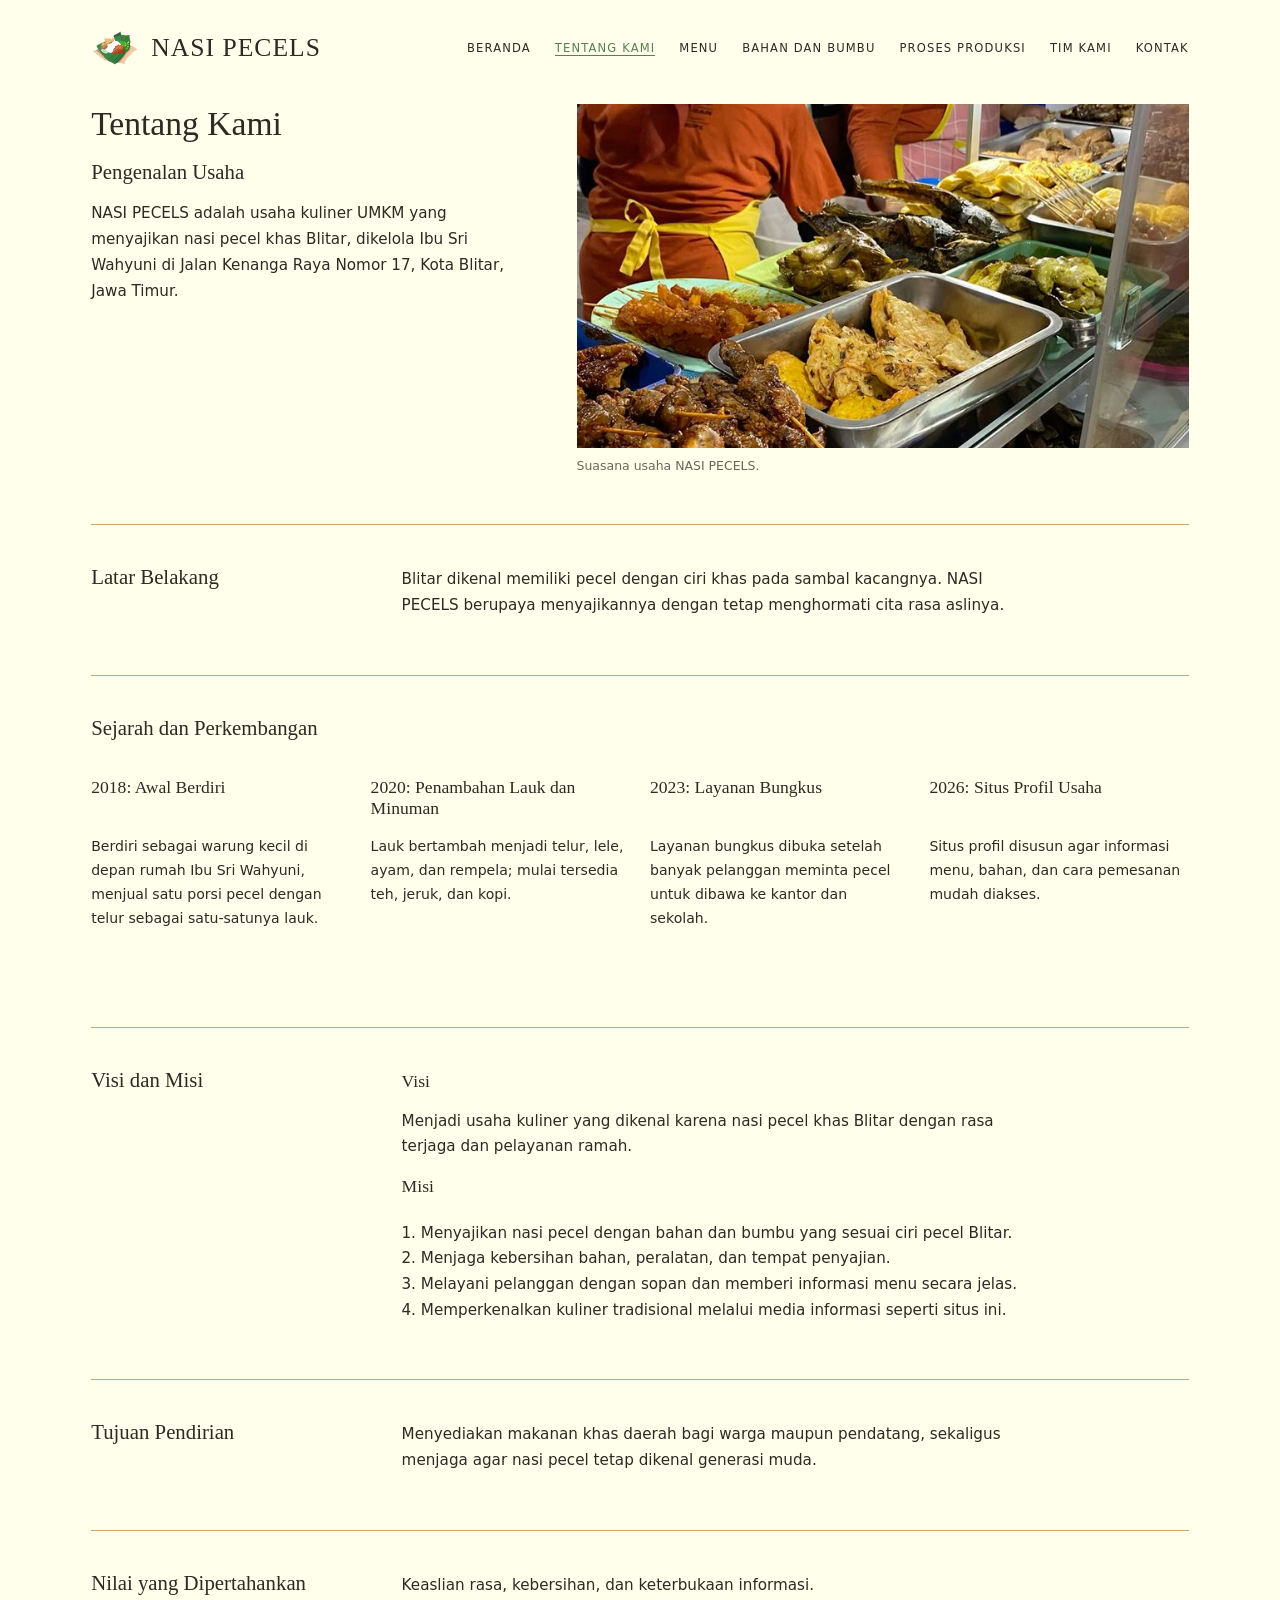
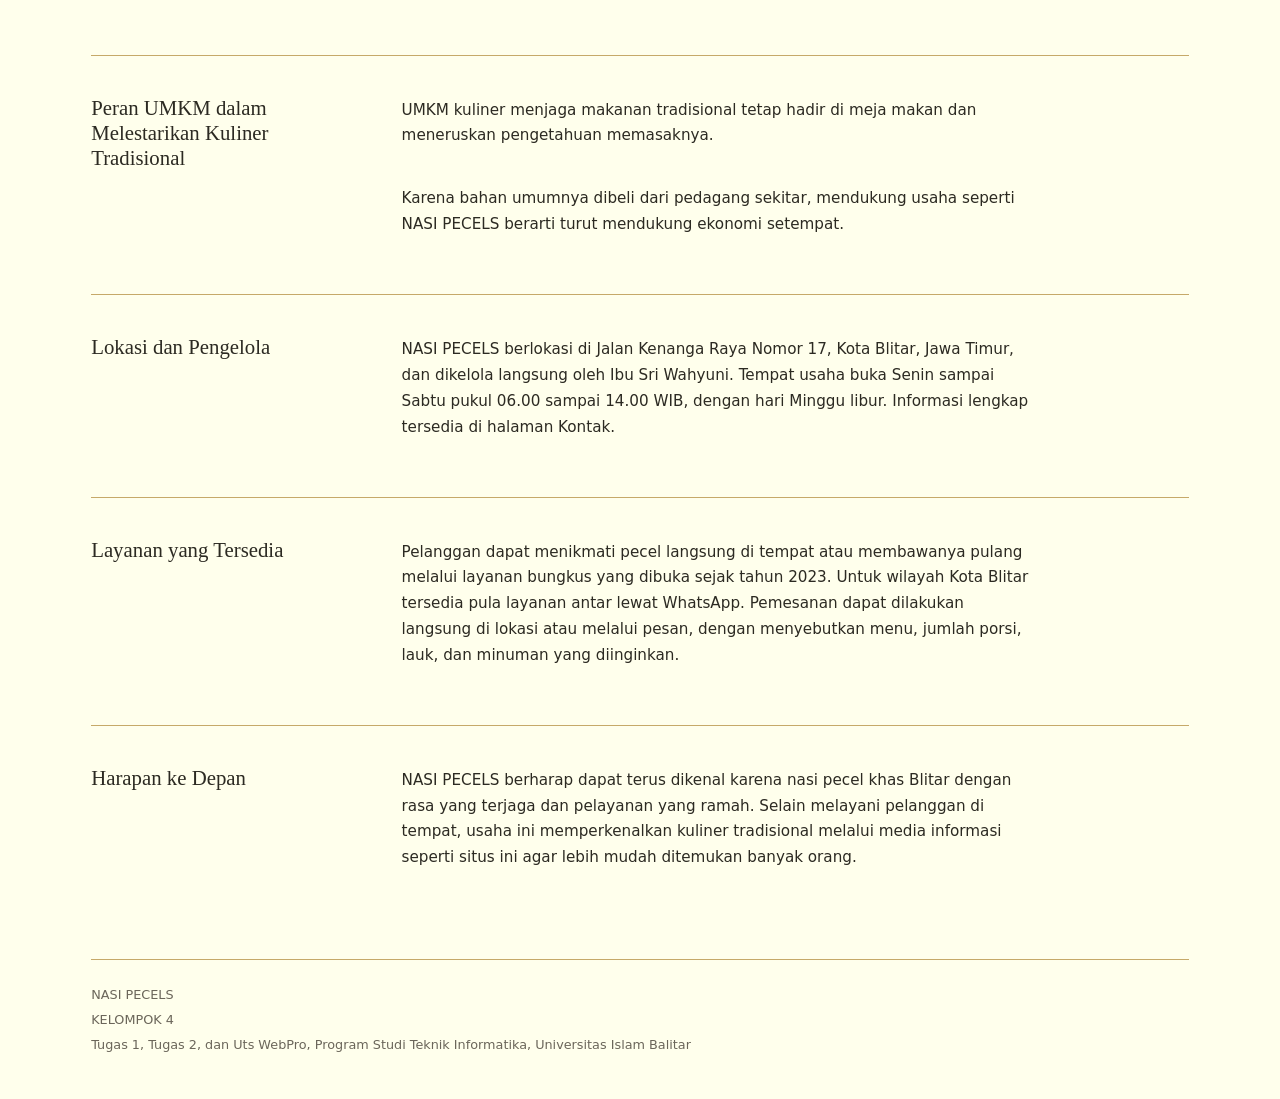
<file: tentang.html>
<!DOCTYPE html>
<html lang="id">
  <head>
    <meta charset="UTF-8">
    <meta name="viewport" content="width=device-width, initial-scale=1.0">
    <meta name="description" content="Profil NASI PECELS: pengenalan usaha, latar belakang, sejarah, visi dan misi, serta peran UMKM dalam melestarikan kuliner tradisional.">
    <meta name="author" content="Kelompok 4">
    <title>Tentang Kami | NASI PECELS</title>
      <link rel="stylesheet" href="style.css">
  </head>
  <body>
    <header>
      <figure>
        <img src="gambar/logo.png" alt="Logo NASI PECELS" width="48" height="48">
      </figure>
      <p>NASI PECELS</p>
      <nav aria-label="Navigasi utama">
        <ul>
          <li><a href="index.html" title="Buka halaman Beranda">Beranda</a></li>
          <li><a href="tentang.html" title="Buka halaman Tentang Kami">Tentang Kami</a></li>
          <li><a href="menu.html" title="Buka halaman Menu">Menu</a></li>
          <li><a href="bahan.html" title="Buka halaman Bahan dan Bumbu">Bahan dan Bumbu</a></li>
          <li><a href="proses.html" title="Buka halaman Proses Produksi">Proses Produksi</a></li>
          <li><a href="tim.html" title="Buka halaman Tim Kami">Tim Kami</a></li>
          <li><a href="kontak.html" title="Buka halaman Kontak">Kontak</a></li>
        </ul>
      </nav>
    </header>
    <main>
      <section>
        <h1>Tentang Kami</h1>
        <h2>Pengenalan Usaha</h2>
        <p>NASI PECELS adalah usaha kuliner UMKM yang menyajikan nasi pecel khas Blitar, dikelola Ibu Sri Wahyuni di Jalan Kenanga Raya Nomor 17, Kota Blitar, Jawa Timur.</p>
        <figure>
          <img src="gambar/tentang-usaha.jpg" alt="Etalase lauk dan petugas di tempat usaha NASI PECELS" width="360" height="640">
          <figcaption>Suasana usaha NASI PECELS.</figcaption>
        </figure>
      </section>
      <section>
        <h2>Latar Belakang</h2>
        <p>Blitar dikenal memiliki pecel dengan ciri khas pada sambal kacangnya. NASI PECELS berupaya menyajikannya dengan tetap menghormati cita rasa aslinya.</p>
      </section>
      <section>
        <h2>Sejarah dan Perkembangan</h2>
        <article>
          <h3><time datetime="2018">2018</time>: Awal Berdiri</h3>
          <p>Berdiri sebagai warung kecil di depan rumah Ibu Sri Wahyuni, menjual satu porsi pecel dengan telur sebagai satu-satunya lauk.</p>
        </article>
        <article>
          <h3><time datetime="2020">2020</time>: Penambahan Lauk dan Minuman</h3>
          <p>Lauk bertambah menjadi telur, lele, ayam, dan rempela; mulai tersedia teh, jeruk, dan kopi.</p>
        </article>
        <article>
          <h3><time datetime="2023">2023</time>: Layanan Bungkus</h3>
          <p>Layanan bungkus dibuka setelah banyak pelanggan meminta pecel untuk dibawa ke kantor dan sekolah.</p>
        </article>
        <article>
          <h3><time datetime="2026">2026</time>: Situs Profil Usaha</h3>
          <p>Situs profil disusun agar informasi menu, bahan, dan cara pemesanan mudah diakses.</p>
        </article>
      </section>
      <section>
        <h2>Visi dan Misi</h2>
        <h3>Visi</h3>
        <p>Menjadi usaha kuliner yang dikenal karena nasi pecel khas Blitar dengan rasa terjaga dan pelayanan ramah.</p>
        <h3>Misi</h3>
        <ol>
          <li>Menyajikan nasi pecel dengan bahan dan bumbu yang sesuai ciri pecel Blitar.</li>
          <li>Menjaga kebersihan bahan, peralatan, dan tempat penyajian.</li>
          <li>Melayani pelanggan dengan sopan dan memberi informasi menu secara jelas.</li>
          <li>Memperkenalkan kuliner tradisional melalui media informasi seperti situs ini.</li>
        </ol>
      </section>
      <section>
        <h2>Tujuan Pendirian</h2>
        <p>Menyediakan makanan khas daerah bagi warga maupun pendatang, sekaligus menjaga agar nasi pecel tetap dikenal generasi muda.</p>
      </section>
      <section>
        <h2>Nilai yang Dipertahankan</h2>
        <p>Keaslian rasa, kebersihan, dan keterbukaan informasi.</p>
      </section>
      <section>
        <h2>Peran UMKM dalam Melestarikan Kuliner Tradisional</h2>
        <p>UMKM kuliner menjaga makanan tradisional tetap hadir di meja makan dan meneruskan pengetahuan memasaknya.</p>
        <p>Karena bahan umumnya dibeli dari pedagang sekitar, mendukung usaha seperti NASI PECELS berarti turut mendukung ekonomi setempat.</p>
      </section>
      <section>
        <h2>Lokasi dan Pengelola</h2>
        <p>NASI PECELS berlokasi di Jalan Kenanga Raya Nomor 17, Kota Blitar, Jawa Timur, dan dikelola langsung oleh Ibu Sri Wahyuni. Tempat usaha buka Senin sampai Sabtu pukul 06.00 sampai 14.00 WIB, dengan hari Minggu libur. Informasi lengkap tersedia di halaman Kontak.</p>
      </section>
      <section>
        <h2>Layanan yang Tersedia</h2>
        <p>Pelanggan dapat menikmati pecel langsung di tempat atau membawanya pulang melalui layanan bungkus yang dibuka sejak tahun 2023. Untuk wilayah Kota Blitar tersedia pula layanan antar lewat WhatsApp. Pemesanan dapat dilakukan langsung di lokasi atau melalui pesan, dengan menyebutkan menu, jumlah porsi, lauk, dan minuman yang diinginkan.</p>
      </section>
      <section>
        <h2>Harapan ke Depan</h2>
        <p>NASI PECELS berharap dapat terus dikenal karena nasi pecel khas Blitar dengan rasa yang terjaga dan pelayanan yang ramah. Selain melayani pelanggan di tempat, usaha ini memperkenalkan kuliner tradisional melalui media informasi seperti situs ini agar lebih mudah ditemukan banyak orang.</p>
      </section>
    </main>
    <footer>
      <p>NASI PECELS</p>
      <p>KELOMPOK 4</p>
      <p>Tugas 1, Tugas 2, dan Uts WebPro, Program Studi Teknik Informatika, Universitas Islam Balitar</p>
    </footer>
      <script src="script.js" defer></script>
  </body>
</html>
</file>
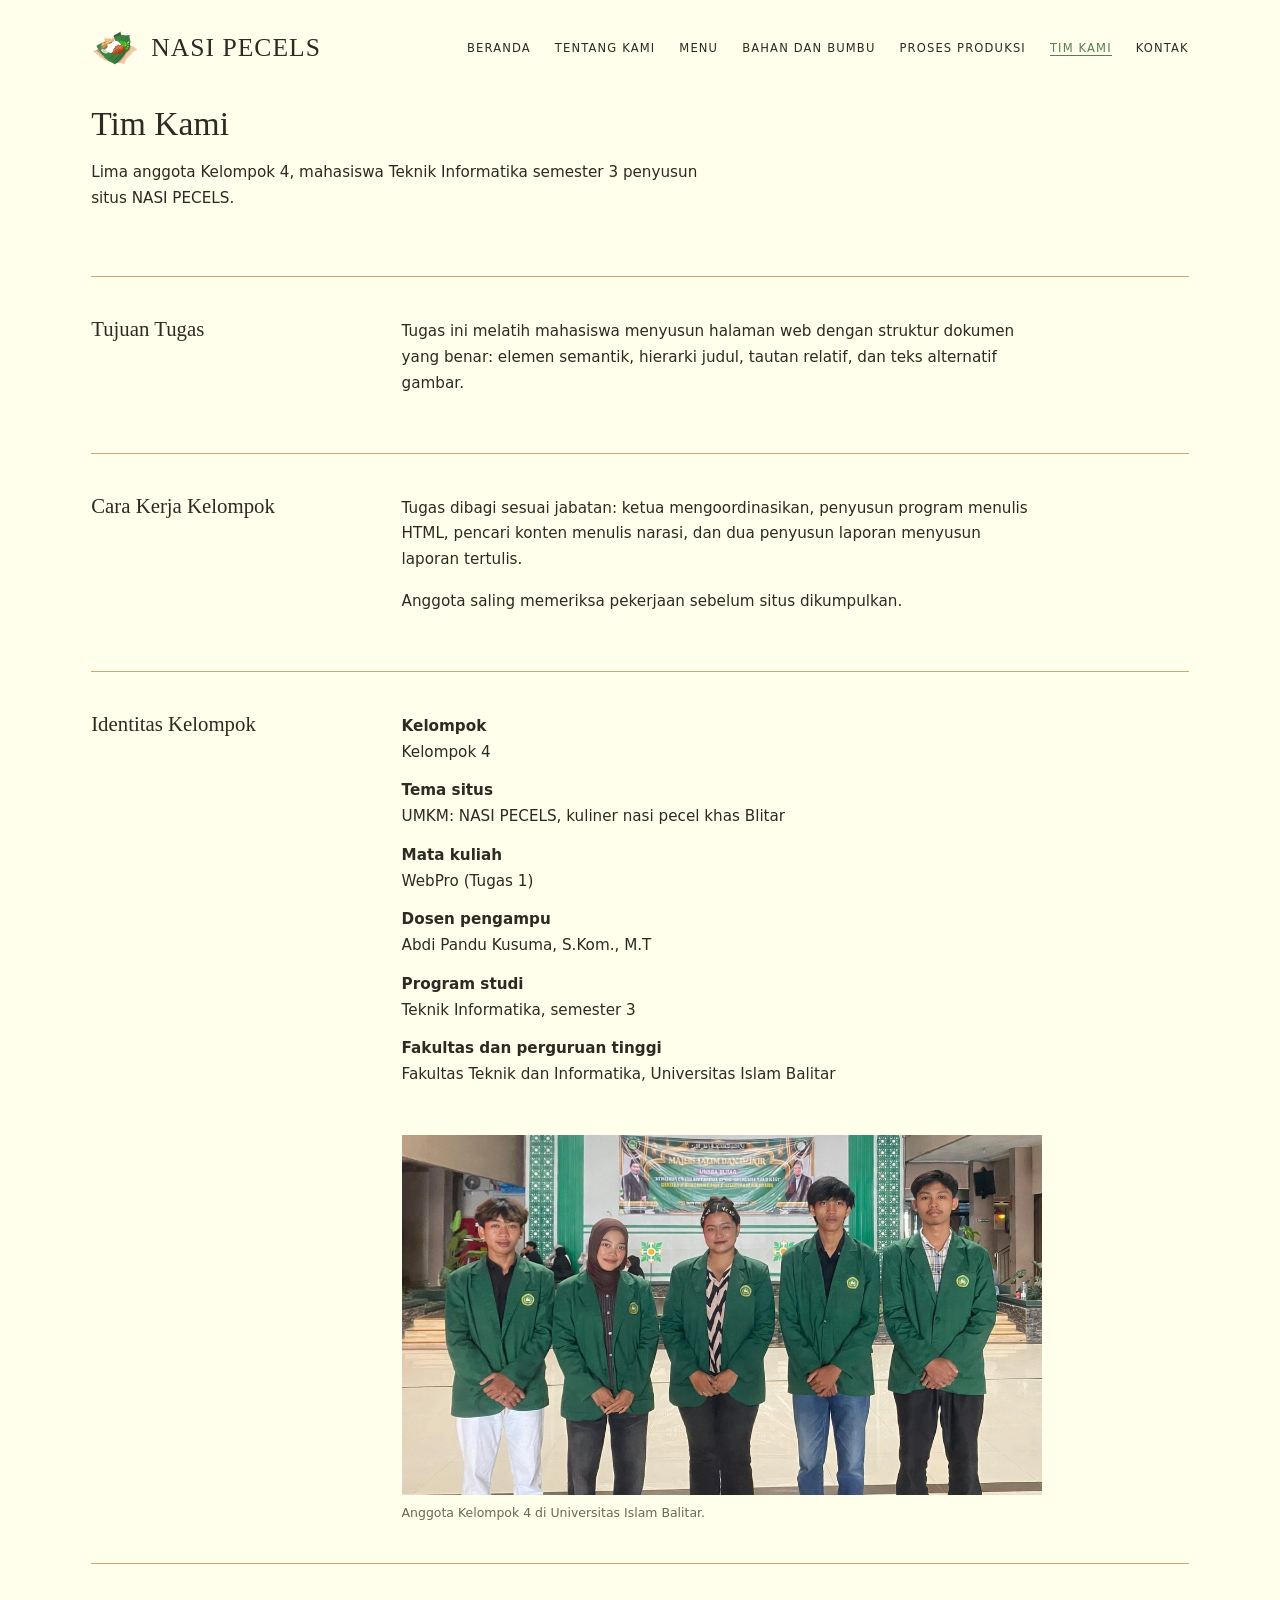
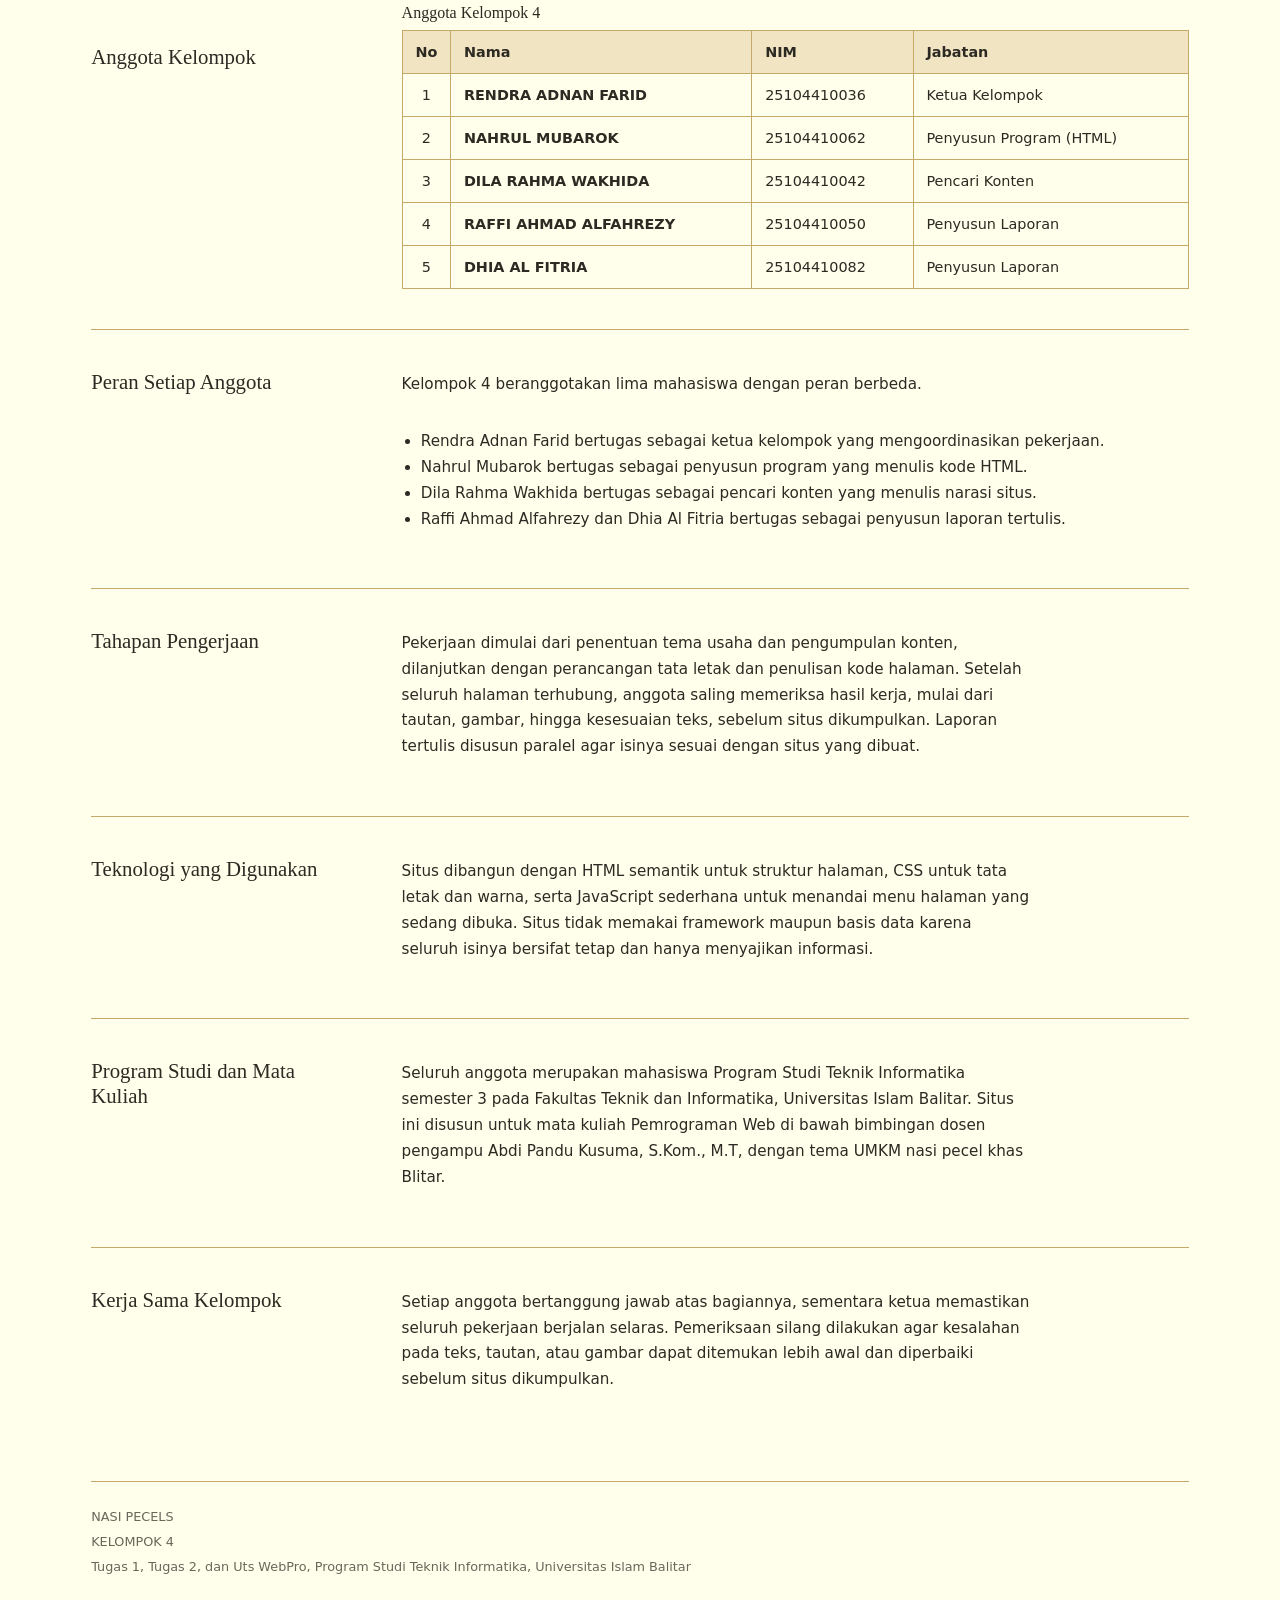
<file: tim.html>
<!DOCTYPE html>
<html lang="id">
  <head>
    <meta charset="UTF-8">
    <meta name="viewport" content="width=device-width, initial-scale=1.0">
    <meta name="description" content="Identitas dan biodata lima anggota Kelompok 4 penyusun situs NASI PECELS.">
    <meta name="author" content="Kelompok 4">
    <title>Tim Kami | NASI PECELS</title>
      <link rel="stylesheet" href="style.css">
  </head>
  <body>
    <header>
      <figure>
        <img src="gambar/logo.png" alt="Logo NASI PECELS" width="48" height="48">
      </figure>
      <p>NASI PECELS</p>
      <nav aria-label="Navigasi utama">
        <ul>
          <li><a href="index.html" title="Buka halaman Beranda">Beranda</a></li>
          <li><a href="tentang.html" title="Buka halaman Tentang Kami">Tentang Kami</a></li>
          <li><a href="menu.html" title="Buka halaman Menu">Menu</a></li>
          <li><a href="bahan.html" title="Buka halaman Bahan dan Bumbu">Bahan dan Bumbu</a></li>
          <li><a href="proses.html" title="Buka halaman Proses Produksi">Proses Produksi</a></li>
          <li><a href="tim.html" title="Buka halaman Tim Kami">Tim Kami</a></li>
          <li><a href="kontak.html" title="Buka halaman Kontak">Kontak</a></li>
        </ul>
      </nav>
    </header>
    <main>
      <section>
        <h1>Tim Kami</h1>
        <p>Lima anggota Kelompok 4, mahasiswa Teknik Informatika semester 3 penyusun situs NASI PECELS.</p>
      </section>
      <section>
        <h2>Tujuan Tugas</h2>
        <p>Tugas ini melatih mahasiswa menyusun halaman web dengan struktur dokumen yang benar: elemen semantik, hierarki judul, tautan relatif, dan teks alternatif gambar.</p>
      </section>
      <section>
        <h2>Cara Kerja Kelompok</h2>
        <p>Tugas dibagi sesuai jabatan: ketua mengoordinasikan, penyusun program menulis HTML, pencari konten menulis narasi, dan dua penyusun laporan menyusun laporan tertulis.</p>
        <p>Anggota saling memeriksa pekerjaan sebelum situs dikumpulkan.</p>
      </section>
      <section>
        <h2>Identitas Kelompok</h2>
        <dl>
          <dt>Kelompok</dt>
          <dd>Kelompok 4</dd>
          <dt>Tema situs</dt>
          <dd>UMKM: NASI PECELS, kuliner nasi pecel khas Blitar</dd>
          <dt>Mata kuliah</dt>
          <dd>WebPro (Tugas 1)</dd>
          <dt>Dosen pengampu</dt>
          <dd>Abdi Pandu Kusuma, S.Kom., M.T</dd>
          <dt>Program studi</dt>
          <dd>Teknik Informatika, semester 3</dd>
          <dt>Fakultas dan perguruan tinggi</dt>
          <dd>Fakultas Teknik dan Informatika, Universitas Islam Balitar</dd>
        </dl>
        <figure class="foto-kelompok">
          <img src="gambar/foto-kelompok.jpg" alt="Lima anggota Kelompok 4 berjaket almamater hijau berdiri berjajar di aula Universitas Islam Balitar" width="1200" height="675">
          <figcaption>Anggota Kelompok 4 di Universitas Islam Balitar.</figcaption>
        </figure>
      </section>
      <section>
        <h2>Anggota Kelompok</h2>
        <table class="anggota" border="1">
          <caption>Anggota Kelompok 4</caption>
          <thead>
            <tr>
              <th scope="col">No</th>
              <th scope="col">Nama</th>
              <th scope="col">NIM</th>
              <th scope="col">Jabatan</th>
            </tr>
          </thead>
          <tbody>
            <tr>
              <td>1</td>
              <th scope="row">RENDRA ADNAN FARID</th>
              <td>25104410036</td>
              <td>Ketua Kelompok</td>
            </tr>
            <tr>
              <td>2</td>
              <th scope="row">NAHRUL MUBAROK</th>
              <td>25104410062</td>
              <td>Penyusun Program (HTML)</td>
            </tr>
            <tr>
              <td>3</td>
              <th scope="row">DILA RAHMA WAKHIDA</th>
              <td>25104410042</td>
              <td>Pencari Konten</td>
            </tr>
            <tr>
              <td>4</td>
              <th scope="row">RAFFI AHMAD ALFAHREZY</th>
              <td>25104410050</td>
              <td>Penyusun Laporan</td>
            </tr>
            <tr>
              <td>5</td>
              <th scope="row">DHIA AL FITRIA</th>
              <td>25104410082</td>
              <td>Penyusun Laporan</td>
            </tr>
          </tbody>
        </table>
      </section>
      <section>
        <h2>Peran Setiap Anggota</h2>
        <p>Kelompok 4 beranggotakan lima mahasiswa dengan peran berbeda.</p>
        <ul><li>Rendra Adnan Farid bertugas sebagai ketua kelompok yang mengoordinasikan pekerjaan.</li><li>Nahrul Mubarok bertugas sebagai penyusun program yang menulis kode HTML.</li><li>Dila Rahma Wakhida bertugas sebagai pencari konten yang menulis narasi situs.</li><li>Raffi Ahmad Alfahrezy dan Dhia Al Fitria bertugas sebagai penyusun laporan tertulis.</li></ul>
      </section>
      <section>
        <h2>Tahapan Pengerjaan</h2>
        <p>Pekerjaan dimulai dari penentuan tema usaha dan pengumpulan konten, dilanjutkan dengan perancangan tata letak dan penulisan kode halaman. Setelah seluruh halaman terhubung, anggota saling memeriksa hasil kerja, mulai dari tautan, gambar, hingga kesesuaian teks, sebelum situs dikumpulkan. Laporan tertulis disusun paralel agar isinya sesuai dengan situs yang dibuat.</p>
      </section>
      <section>
        <h2>Teknologi yang Digunakan</h2>
        <p>Situs dibangun dengan HTML semantik untuk struktur halaman, CSS untuk tata letak dan warna, serta JavaScript sederhana untuk menandai menu halaman yang sedang dibuka. Situs tidak memakai framework maupun basis data karena seluruh isinya bersifat tetap dan hanya menyajikan informasi.</p>
      </section>
      <section>
        <h2>Program Studi dan Mata Kuliah</h2>
        <p>Seluruh anggota merupakan mahasiswa Program Studi Teknik Informatika semester 3 pada Fakultas Teknik dan Informatika, Universitas Islam Balitar. Situs ini disusun untuk mata kuliah Pemrograman Web di bawah bimbingan dosen pengampu Abdi Pandu Kusuma, S.Kom., M.T, dengan tema UMKM nasi pecel khas Blitar.</p>
      </section>
      <section>
        <h2>Kerja Sama Kelompok</h2>
        <p>Setiap anggota bertanggung jawab atas bagiannya, sementara ketua memastikan seluruh pekerjaan berjalan selaras. Pemeriksaan silang dilakukan agar kesalahan pada teks, tautan, atau gambar dapat ditemukan lebih awal dan diperbaiki sebelum situs dikumpulkan.</p>
      </section>
    </main>
    <footer>
      <p>NASI PECELS</p>
      <p>KELOMPOK 4</p>
      <p>Tugas 1, Tugas 2, dan Uts WebPro, Program Studi Teknik Informatika, Universitas Islam Balitar</p>
    </footer>
      <script src="script.js" defer></script>
  </body>
</html>
</file>
<file: style.css>
/* ==========================================================
   style.css - NASI PECELS (Kelompok 4)
   Tata letak mengikuti referensi: logo kiri, menu kanan,
   info kiri + gambar utama kanan, garis tipis, galeri foto.
   ========================================================== */

/* 1. Warna dan huruf (palet dari kelompok) */
:root {
  --krem: #FFFFEC;      /* latar halaman */
  --pasir: #F1E4C3;     /* latar kotak/tabel */
  --emas: #C6A969;      /* garis dan aksen */
  --hijau: #597E52;     /* tautan dan menu aktif */
  --teks: #2c2a22;      /* teks gelap */
  --teks-pudar: #6b665a;
  --serif: Georgia, "Times New Roman", serif;
  --sans: system-ui, "Helvetica Neue", Arial, sans-serif;
}

/* 2. Dasar */
* { box-sizing: border-box; }
body {
  margin: 0 auto;
  max-width: 1200px;
  padding: 0 4vw;
  background: var(--krem);
  color: var(--teks);
  font: 0.95rem/1.7 var(--sans);
}
a { color: var(--hijau); }
a:focus-visible { outline: 2px solid var(--hijau); outline-offset: 3px; }
p { margin: 0 0 1rem; max-width: 65ch; }
h1, h2, h3 { font-family: var(--serif); font-weight: 400; line-height: 1.2; margin: 0 0 1rem; }
h1 { font-size: 2.1rem; }
h2 { font-size: 1.3rem; }
h3 { font-size: 1.1rem; margin-bottom: 0.5rem; }

/* 3. Header: logo/judul kiri, menu kanan */
header {
  display: flex;
  align-items: center;
  flex-wrap: wrap;
  gap: 0.75rem;
  padding: 1.5rem 0 2rem;
}
header figure { margin: 0; }
header img { width: 48px; height: 48px; object-fit: contain; aspect-ratio: auto; }
header > p {
  margin: 0;
  font: 1.6rem var(--serif);
  letter-spacing: 0.04em;
}
header nav { margin-left: auto; }
header ul { display: flex; flex-wrap: wrap; gap: 0.4rem 1.5rem; margin: 0; padding: 0; list-style: none; }
header nav a {
  font-size: 0.72rem;
  letter-spacing: 0.1em;
  text-transform: uppercase;
  text-decoration: none;
  color: var(--teks);
}
header nav a:hover,
header nav a[aria-current="page"] { color: var(--hijau); border-bottom: 1px solid var(--hijau); }

/* 4. Gambar: ukuran seragam, dipotong rapi dengan object-fit */
img { display: block; width: 100%; height: auto; object-fit: cover; aspect-ratio: 4 / 5; }
figure { margin: 0; }
figcaption { margin-top: 0.4rem; font-size: 0.78rem; color: var(--teks-pudar); }

/* 5. Bagian pertama: info di kiri, gambar utama 16:9 di kanan */
main > section:first-child { padding-bottom: 3rem; }
main > section:first-child:has(> figure) {
  display: grid;
  grid-template-columns: minmax(0, 5fr) minmax(0, 7fr);
  gap: 0 3rem;
}
main > section:first-child:has(> figure) > * { grid-column: 1; }
main > section:first-child:has(> figure) > figure { grid-column: 2; grid-row: 1 / span 20; align-self: start; }
main > section:first-child img { aspect-ratio: 16 / 9; }
main > section:first-child img[src*="banner"] { aspect-ratio: 5 / 2; } /* banner berisi teks, jangan dipotong */
main > section:first-child img[src*="tentang-usaha"] { object-position: center 30%; }

/* 6. Bagian berikutnya: garis tipis, judul kiri, isi kanan */
main > section + section {
  display: grid;
  grid-template-columns: minmax(0, 1fr) minmax(0, 3fr);
  gap: 0 3rem;
  padding: 2.5rem 0;
  border-top: 1px solid var(--emas);
}
main > section + section > * { grid-column: 2; }
main > section + section > h2 { grid-column: 1; grid-row: 1; }

/* 7. Galeri: bagian yang berisi article atau daftar bernomor */
main > section:has(> article) {
  grid-template-columns: repeat(4, minmax(0, 1fr));
  gap: 0 1.25rem;
}
main > section:has(> ol.tahap) { grid-template-columns: minmax(0, 1fr); }
main > section:has(> ol.tahap) > h2 { margin: 0 0 2rem; }
main > section:has(> article) > *,
main > section:has(> ol.tahap) > * { grid-column: 1 / -1; }
main > section:has(> article) > article { grid-column: auto; }
main > section:has(> article) > h2 { grid-column: 1 / -1; grid-row: auto; margin: 0 0 1.25rem; }
main > section:has(> article) > p { margin: 0 0 2rem; }
main > section:has(> article) > h2:has(+ article) { margin-bottom: 2.25rem; }  /* jarak judul bagian ke deretan kartu */
main > section:has(> article) > article { margin-bottom: 2.5rem; }
article h3 { margin-bottom: 1rem; }                                  /* jarak judul kartu ke foto */
article:not(:has(figure)) {
  display: grid;
  grid-row: span 2;
  grid-template-rows: subgrid;
  row-gap: 0;
}
article figure { margin-bottom: 0.9rem; }
article p { font-size: 0.88rem; }

/* daftar tahap pada halaman Proses */
ol.tahap {
  display: grid;
  grid-template-columns: repeat(4, minmax(0, 1fr));
  gap: 2.5rem 1.25rem;
  margin: 0;
  padding: 0;
  list-style: none;
}
/* tiap tahap memakai subgrid: judul, foto, dan teks otomatis sejajar antar kartu */
ol.tahap > li {
  display: grid;
  grid-row: span 3;
  grid-template-rows: subgrid;
  row-gap: 1rem;
}
ol.tahap h3 { margin: 0; }
ol.tahap figure { margin: 0; }
ol.tahap p { margin: 0; }
ol.tahap p { font-size: 0.88rem; }

/* 8. Tabel, daftar definisi, daftar biasa */
table { width: 100%; border-collapse: collapse; font-size: 0.9rem; }
caption { text-align: left; padding-bottom: 0.5rem; font: 1rem var(--serif); }
table, th, td { border: 1px solid var(--emas); }
th, td { padding: 0.55rem 0.8rem; text-align: left; vertical-align: top; }
thead th { background: var(--pasir); }
tbody th { font-weight: 600; }
dt { font-weight: 600; margin-top: 0.8rem; }
dd { margin: 0; }
address { font-style: normal; }
ul, ol { padding-left: 1.2rem; }

/* 9. Footer */
footer {
  margin-top: 2rem;
  padding: 1.5rem 0 2.5rem;
  border-top: 1px solid var(--emas);
  font-size: 0.8rem;
  color: var(--teks-pudar);
}
footer p { margin: 0 0 0.2rem; max-width: none; }

/* 10. Responsif (satu media query): HP dan tablet kecil */
@media (max-width: 800px) {
  header nav { margin-left: 0; width: 100%; }
  main > section:first-child:has(> figure),
  main > section + section { grid-template-columns: minmax(0, 1fr); }
  main > section:first-child:has(> figure) > figure { grid-column: 1; grid-row: auto; margin: 1rem 0; }
  main > section + section > h2 { grid-column: 1; }
  main > section + section > * { grid-column: 1; }
  main > section:has(> article),
  ol.tahap { grid-template-columns: repeat(2, minmax(0, 1fr)); }
  h1 { font-size: 1.7rem; }
}

/* Gambar kartu galeri: rasio dan lebar sama persis di semua kartu */
article img, ol img { width: 100%; height: auto; aspect-ratio: 4 / 5; object-fit: cover; }

/* Tabel anggota kelompok */
.anggota th:first-child, .anggota td:first-child { width: 3rem; text-align: center; }
.anggota td:nth-child(3) { white-space: nowrap; }

/* Foto kelompok: rata kiri sejajar dengan daftar identitas, rasio 16:9, tidak dipotong lagi oleh aturan galeri */
.foto-kelompok { margin: 2rem 0 0; max-width: 640px; text-align: left; }
.foto-kelompok img { aspect-ratio: 16 / 9; }

/* Judul bagian (kolom kiri) dan isi pertama (kolom kanan) sejajar pada garis dasar teks yang sama */
main > section + section > h2,
main > section + section > h2 + * { align-self: baseline; }
main > section + section > h2 + dl,
main > section + section > h2 + ul,
main > section + section > h2 + ol { margin-top: 0; }
main > section + section > h2 + dl > dt:first-child { margin-top: 0; }
</file>
